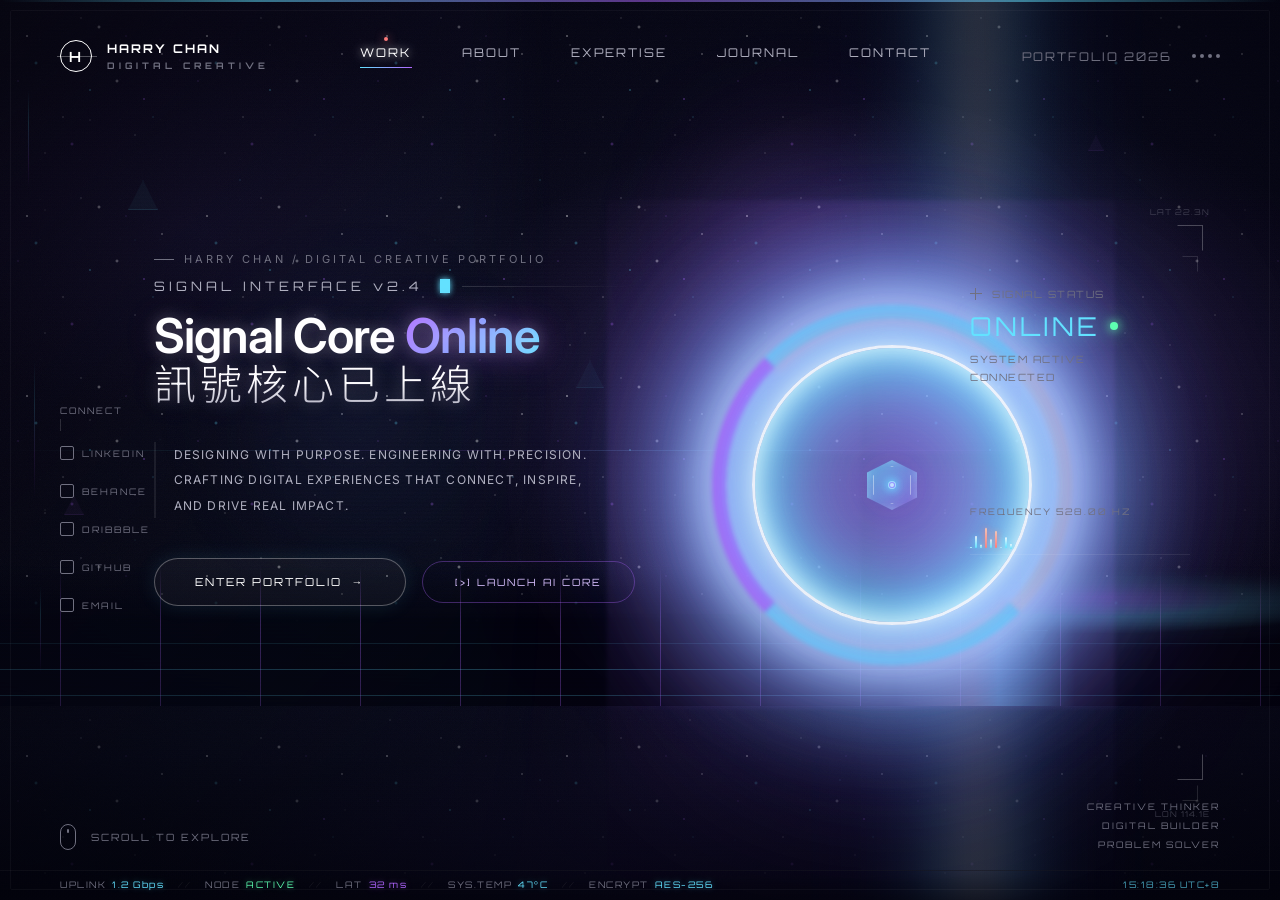
<file: VS-002/index.html>
<!DOCTYPE html>
<html lang="zh-TW">
<head>
  <meta charset="UTF-8">
  <meta name="viewport" content="width=device-width, initial-scale=1.0">
  <meta name="description" content="Harry Chan 數位創意作品集 — Signal Core Online 訊號核心已上線">
  <title>Harry Chan | Digital Creative Portfolio</title>
  <link rel="preconnect" href="https://fonts.googleapis.com">
  <link rel="preconnect" href="https://fonts.gstatic.com" crossorigin>
  <link href="https://fonts.googleapis.com/css2?family=Orbitron:wght@400;500;700;900&family=Noto+Sans+TC:wght@300;500;700&family=Inter:wght@300;400;500;600&display=swap" rel="stylesheet">
  <style>
    /* ==========================================
       1. 基礎重設與設計變數
       ========================================== */
    * { margin: 0; padding: 0; box-sizing: border-box; }

    :root {
      --bg-deep: #03030c;
      --bg-mid: #0a0a1e;
      --text-main: #ffffff;
      --text-muted: #b0b0c0;
      --text-dim: #707080;
      --neon-cyan: #63e2ff;
      --neon-purple: #b066ff;
      --neon-blue: #3b5bdb;
      --neon-warm: #ff7b7b;
      --neon-green: #5effb1;
      --ring-size: 360px;
      --font-tech: 'Orbitron', sans-serif;
      --font-sans: 'Inter', 'Noto Sans TC', sans-serif;
    }

    body {
      background-color: var(--bg-deep);
      color: var(--text-main);
      font-family: var(--font-sans);
      overflow: hidden;
      height: 100vh; width: 100vw;
      cursor: crosshair;
    }

    /* 無障礙：關閉動畫 */
    @media (prefers-reduced-motion: reduce) {
      *, *::before, *::after {
        animation-duration: 0.01ms !important;
        animation-iteration-count: 1 !important;
        transition-duration: 0.01ms !important;
      }
    }

    /* ==========================================
       2. 背景系統 — 多層深度、粒子、微光暈、雜訊紋理
       ========================================== */
    .bg-container {
      position: fixed; inset: 0; z-index: -1;
      background:
        /* 右側主光區 — 圓環發光區 */
        radial-gradient(ellipse 70% 55% at 72% 42%, rgba(120, 90, 200, 0.3) 0%, transparent 55%),
        /* 右側強調光 — 光束區 */
        radial-gradient(ellipse 30% 80% at 78% 50%, rgba(99, 226, 255, 0.12) 0%, transparent 60%),
        /* 底部環境光 */
        radial-gradient(ellipse 80% 35% at 50% 100%, rgba(60, 40, 140, 0.25) 0%, transparent 50%),
        /* 左上微光 — 平衡構圖 */
        radial-gradient(ellipse 40% 35% at 15% 25%, rgba(80, 60, 160, 0.1) 0%, transparent 60%),
        /* 底色 */
        radial-gradient(circle at 70% 45%, #121028 0%, #08081a 35%, var(--bg-deep) 100%);
      overflow: hidden;
    }

    /* 雜訊紋理疊層 — 模擬底片顆粒感 */
    .bg-container::before {
      content: '';
      position: absolute; inset: 0; z-index: 0;
      background-image: url("data:image/svg+xml,%3Csvg viewBox='0 0 256 256' xmlns='http://www.w3.org/2000/svg'%3E%3Cfilter id='n'%3E%3CfeTurbulence type='fractalNoise' baseFrequency='0.85' numOctaves='4' stitchTiles='stitch'/%3E%3C/filter%3E%3Crect width='100%25' height='100%25' filter='url(%23n)'/%3E%3C/svg%3E");
      background-size: 200px 200px;
      opacity: 0.04;
      pointer-events: none;
    }

    /* 四角暗角暈影 */
    .bg-container::after {
      content: '';
      position: absolute; inset: 0; z-index: 0;
      background: radial-gradient(ellipse 70% 70% at 50% 50%, transparent 40%, rgba(2,2,12,0.6) 100%);
      pointer-events: none;
    }

    /* 浮動粒子層 — 雙層獨立動畫 */
    .particles {
      position: absolute; inset: 0; z-index: 0;
      background-image:
        /* 亮白星點 */
        radial-gradient(1.5px 1.5px at 15% 20%, rgba(255,255,255,0.7), transparent),
        radial-gradient(1px 1px at 35% 65%, rgba(255,255,255,0.5), transparent),
        radial-gradient(2px 2px at 55% 15%, rgba(255,255,255,0.6), transparent),
        radial-gradient(1px 1px at 75% 75%, rgba(255,255,255,0.4), transparent),
        radial-gradient(1.5px 1.5px at 90% 30%, rgba(255,255,255,0.5), transparent),
        radial-gradient(1px 1px at 25% 85%, rgba(255,255,255,0.35), transparent),
        radial-gradient(2px 2px at 65% 45%, rgba(255,255,255,0.55), transparent),
        radial-gradient(1px 1px at 45% 10%, rgba(255,255,255,0.4), transparent),
        /* 紫光微粒 */
        radial-gradient(1.5px 1.5px at 80% 55%, rgba(176,102,255,0.6), transparent),
        radial-gradient(1px 1px at 10% 45%, rgba(176,102,255,0.4), transparent),
        radial-gradient(2px 2px at 40% 80%, rgba(176,102,255,0.45), transparent),
        radial-gradient(1px 1px at 70% 20%, rgba(176,102,255,0.35), transparent),
        /* 青光微粒 */
        radial-gradient(1.5px 1.5px at 50% 50%, rgba(99,226,255,0.5), transparent),
        radial-gradient(1px 1px at 85% 65%, rgba(99,226,255,0.4), transparent),
        radial-gradient(2px 2px at 20% 35%, rgba(99,226,255,0.45), transparent);
      background-size: 180px 180px;
      animation: particlesFloat 18s ease-in-out infinite;
    }

    @keyframes particlesFloat {
      0%, 100% { opacity: 0.5; transform: translate(0, 0); }
      20% { opacity: 0.85; transform: translate(-3px, -8px); }
      40% { opacity: 0.4; transform: translate(4px, -4px); }
      60% { opacity: 0.75; transform: translate(-2px, -12px); }
      80% { opacity: 0.55; transform: translate(3px, -6px); }
    }

    /* 科技感斜角網格 */
    .tech-grid {
      position: absolute; inset: 0; z-index: 0;
      background-image:
        linear-gradient(45deg, rgba(99,226,255,0.04) 1px, transparent 1px),
        linear-gradient(-45deg, rgba(176,102,255,0.03) 1px, transparent 1px);
      background-size: 40px 40px;
      pointer-events: none;
    }

    /* CRT 橫向掃描條紋 */
    .scanlines {
      position: absolute; inset: 0; z-index: 1;
      background: repeating-linear-gradient(
        to bottom,
        transparent,
        transparent 2px,
        rgba(0,0,0,0.03) 2px,
        rgba(0,0,0,0.03) 4px
      );
      pointer-events: none;
    }

    /* 散景光點 — 失焦大光圈 */
    .bokeh {
      position: absolute; border-radius: 50%;
      filter: blur(60px);
      pointer-events: none; z-index: 0;
      animation: bokehFloat 8s ease-in-out infinite alternate;
    }
    .bokeh.b1 {
      width: 180px; height: 180px;
      top: 15%; left: 55%;
      background: radial-gradient(circle, rgba(176,102,255,0.25), transparent);
    }
    .bokeh.b2 {
      width: 140px; height: 140px;
      top: 60%; left: 72%;
      background: radial-gradient(circle, rgba(99,226,255,0.2), transparent);
      animation-delay: -3s;
    }
    .bokeh.b3 {
      width: 200px; height: 200px;
      top: 35%; left: 20%;
      background: radial-gradient(circle, rgba(80,100,200,0.15), transparent);
      animation-delay: -5s;
    }
    .bokeh.b4 {
      width: 120px; height: 120px;
      top: 75%; left: 48%;
      background: radial-gradient(circle, rgba(176,102,255,0.18), transparent);
      animation-delay: -2s;
    }

    @keyframes bokehFloat {
      0% { opacity: 0.5; transform: translate(0, 0); }
      100% { opacity: 0.9; transform: translate(10px, -15px); }
    }

    /* 深空視差粒子層 — 反向慢速漂移 */
    .particles-deep {
      position: absolute; inset: 0; z-index: 0;
      background-image:
        radial-gradient(1px 1px at 30% 40%, rgba(255,255,255,0.3), transparent),
        radial-gradient(1px 1px at 60% 20%, rgba(176,102,255,0.25), transparent),
        radial-gradient(1.5px 1.5px at 80% 60%, rgba(99,226,255,0.2), transparent),
        radial-gradient(1px 1px at 15% 70%, rgba(255,255,255,0.2), transparent),
        radial-gradient(1px 1px at 45% 80%, rgba(99,226,255,0.15), transparent),
        radial-gradient(1.5px 1.5px at 90% 15%, rgba(255,255,255,0.2), transparent);
      background-size: 300px 300px;
      animation: deepStarfield 30s linear infinite;
      pointer-events: none;
    }

    @keyframes deepStarfield {
      0% { transform: translate(0, 0); opacity: 0.5; }
      50% { transform: translate(5px, -8px); opacity: 0.8; }
      100% { transform: translate(0, 0); opacity: 0.5; }
    }

    /* 水平天際線 */
    .horizon-line {
      position: absolute; top: 50%; left: 0; width: 100%; height: 1px;
      background: linear-gradient(90deg,
        transparent 0%,
        rgba(99,226,255,0.15) 15%,
        rgba(176,102,255,0.25) 35%,
        rgba(99,226,255,0.3) 55%,
        rgba(176,102,255,0.15) 75%,
        transparent 100%);
      box-shadow: 0 0 40px rgba(99,226,255,0.1), 0 0 80px rgba(176,102,255,0.06);
      z-index: 0; pointer-events: none;
      opacity: 0.6;
      animation: horizonBreathe 6s ease-in-out infinite;
    }

    @keyframes horizonBreathe {
      0%, 100% { opacity: 0.4; }
      50% { opacity: 0.8; }
    }

    /* 脈衝擴散環 — 從圓環中心擴散 */
    .data-rings {
      position: absolute;
      right: 20%; top: 25%;
      transform: translateY(-50%);
      width: 520px; height: 520px;
      z-index: 1; pointer-events: none;
      display: flex; justify-content: center; align-items: center;
    }
    .dr {
      position: absolute; border-radius: 50%;
      border: 1px solid rgba(99,226,255,0.3);
      box-shadow: 0 0 10px rgba(99,226,255,0.1), inset 0 0 10px rgba(99,226,255,0.05);
      animation: ringExpand 4s ease-out infinite;
      opacity: 0;
    }
    .dr1 { width: 100px; height: 100px; }
    .dr2 { width: 100px; height: 100px; animation-delay: 1.3s; }
    .dr3 { width: 100px; height: 100px; animation-delay: 2.6s; }

    @keyframes ringExpand {
      0% { opacity: 0.6; transform: scale(1); }
      100% { opacity: 0; transform: scale(5); }
    }

    /* 浮游幾何碎片 */
    .geo-frag {
      position: absolute; z-index: 0; pointer-events: none;
      clip-path: polygon(50% 0%, 100% 100%, 0% 100%);
      animation: fragDrift 20s ease-in-out infinite;
    }
    .geo-frag.g1 {
      width: 30px; height: 30px;
      top: 20%; left: 10%;
      background: rgba(99,226,255,0.06);
      border: 1px solid rgba(99,226,255,0.15);
      animation-delay: 0s;
    }
    .geo-frag.g2 {
      width: 20px; height: 20px;
      top: 55%; left: 5%;
      background: rgba(176,102,255,0.06);
      border: 1px solid rgba(176,102,255,0.12);
      clip-path: polygon(50% 0%, 0% 100%, 100% 100%);
      animation-delay: -5s;
    }
    .geo-frag.g3 {
      width: 24px; height: 24px;
      top: 70%; left: 80%;
      background: rgba(99,226,255,0.05);
      border: 1px solid rgba(99,226,255,0.1);
      clip-path: polygon(0% 0%, 100% 0%, 50% 100%);
      animation-delay: -10s;
    }
    .geo-frag.g4 {
      width: 16px; height: 16px;
      top: 15%; left: 85%;
      background: rgba(176,102,255,0.06);
      border: 1px solid rgba(176,102,255,0.1);
      animation-delay: -15s;
    }
    .geo-frag.g5 {
      width: 28px; height: 28px;
      top: 40%; left: 45%;
      background: rgba(99,226,255,0.04);
      border: 1px solid rgba(99,226,255,0.08);
      clip-path: polygon(50% 0%, 0% 100%, 100% 100%);
      animation-delay: -8s;
    }

    @keyframes fragDrift {
      0%   { transform: translate(0, 0) rotate(0deg); opacity: 0.3; }
      25%  { transform: translate(15px, -20px) rotate(90deg); opacity: 0.7; }
      50%  { transform: translate(-10px, -35px) rotate(180deg); opacity: 0.4; }
      75%  { transform: translate(-20px, -10px) rotate(270deg); opacity: 0.6; }
      100% { transform: translate(0, 0) rotate(360deg); opacity: 0.3; }
    }

    /* 底部霧氣層 */
    .fog-layer {
      position: absolute; bottom: 0; left: 0; width: 100%; height: 40vh;
      background: linear-gradient(to top,
        rgba(3,3,12,0.7) 0%,
        rgba(10,10,30,0.3) 40%,
        rgba(20,15,40,0.08) 70%,
        transparent 100%);
      z-index: 0; pointer-events: none;
    }

    /* ==========================================
       3. 地板系統 — 透視網格、掃描線、光池倒影
       ========================================== */
    .cyber-floor {
      position: absolute;
      bottom: -20%; left: -50%; width: 200%; height: 60vh;
      background-color: #02020c;
      background-image:
        linear-gradient(rgba(99, 226, 255, 0.35) 1px, transparent 1px),
        linear-gradient(90deg, rgba(176, 102, 255, 0.35) 1px, transparent 1px);
      background-size: 100px 100px;
      transform: rotateX(75deg) translateY(100px);
      transform-origin: top;
      mask-image: linear-gradient(to bottom, transparent 0%, black 40%, black 100%);
      -webkit-mask-image: linear-gradient(to bottom, transparent 0%, black 40%, black 100%);
      animation: floorMove 10s linear infinite;
      z-index: 0;
    }

    /* 地板掃描線 */
    .cyber-floor::after {
      content: '';
      position: absolute; left: 0; width: 100%; height: 3px;
      background: linear-gradient(90deg, transparent, rgba(99,226,255,0.7), rgba(176,102,255,0.5), transparent);
      box-shadow: 0 0 20px rgba(99,226,255,0.6), 0 0 40px rgba(176,102,255,0.3);
      animation: scanSweep 6s linear infinite;
      z-index: 2;
    }

    @keyframes scanSweep {
      0% { top: -5%; opacity: 0; }
      5% { opacity: 1; }
      95% { opacity: 1; }
      100% { top: 100%; opacity: 0; }
    }

    @keyframes floorMove {
      0% { background-position: 0 0; }
      100% { background-position: 0 100px; }
    }

    /* 地板鏡面反射 + 光環正下方光池 */
    .floor-reflection {
      position: absolute; inset: 0;
      background-image:
        radial-gradient(ellipse 420px 220px at 68% 22%, rgba(176,102,255,0.7) 0%, rgba(99,226,255,0.4) 35%, transparent 65%),
        radial-gradient(ellipse 500px 300px at 68% 30%, rgba(99,226,255,0.15) 0%, transparent 55%),
        linear-gradient(to right, transparent 60%, rgba(255,255,255,0.4) 63%, rgba(99,226,255,0.7) 64%, transparent 67%);
      mix-blend-mode: screen;
      opacity: 0.85;
      animation: reflectionPulse 4s ease-in-out infinite alternate;
    }

    @keyframes reflectionPulse {
      0% { opacity: 0.65; transform: scale(0.97); }
      100% { opacity: 0.95; transform: scale(1.04); }
    }

    /* ==========================================
       4. 垂直光束
       ========================================== */
    .light-beam {
      position: absolute;
      right: 22.5%; top: -15%; width: 30px; height: 130%;
      background: rgba(255,255,255,0.35);
      box-shadow:
        0 0 40px rgba(255,255,255,0.3),
        0 0 80px var(--neon-cyan),
        0 0 140px var(--neon-blue);
      filter: blur(20px);
      opacity: 0.45;
      z-index: 1;
    }

    /* 左上往右下斜射耶蘇光 */
    .god-ray {
      position: absolute;
      top: -30%; left: -20%;
      width: 60%; height: 200%;
      background: linear-gradient(
        135deg,
        rgba(255,255,255,0.12) 0%,
        rgba(176,102,255,0.08) 30%,
        rgba(99,226,255,0.05) 55%,
        transparent 80%
      );
      filter: blur(30px);
      opacity: 0.5;
      z-index: 0;
      pointer-events: none;
    }

    /* ==========================================
       5. 霓虹圓環系統 — 環境光暈 + 雙層環 + 軌道動畫
       ========================================== */
    .ring-wrapper {
      position: absolute;
      right: 20%; top: 25%;
      transform: translateY(-50%);
      width: 520px; height: 520px;
      z-index: 2;
      display: flex; justify-content: center; align-items: center;
      transition: transform 0.15s ease-out;
    }

    /* 超大環境光暈 (環後方) */
    .ring-ambient-glow {
      position: absolute;
      width: 600px; height: 600px; border-radius: 50%;
      background: radial-gradient(circle,
        rgba(176,102,255,0.55) 0%,
        rgba(99,226,255,0.4) 30%,
        rgba(59,91,219,0.2) 55%,
        transparent 75%);
      filter: blur(50px);
      z-index: -1;
      animation: ambientBreathe 5s ease-in-out infinite alternate;
    }

    @keyframes ambientBreathe {
      0% { opacity: 0.7; transform: scale(0.95); }
      100% { opacity: 1; transform: scale(1.1); }
    }

    /* 主環 */
    .neon-ring {
      position: absolute;
      width: var(--ring-size); height: var(--ring-size);
      border-radius: 50%;
      border: 14px solid rgba(255,255,255,0.6);
      border-top-color: rgba(99,226,255,0.95);
      border-left-color: rgba(176,102,255,0.95);
      border-bottom-color: rgba(99,226,255,0.95);
      box-shadow:
        0 0 50px rgba(255,255,255,0.8),
        inset 0 0 50px rgba(255,255,255,0.8),
        0 0 120px var(--neon-cyan),
        inset 0 0 120px var(--neon-cyan),
        0 0 240px var(--neon-purple),
        inset 0 0 240px var(--neon-purple);
      filter: blur(2px);
      animation: spinRing 8s cubic-bezier(0.68, -0.55, 0.27, 1.55) infinite;
    }

    /* 色散效果 — 模擬鏡頭色差 */
    .neon-ring::before {
      content: '';
      position: absolute; inset: -6px; border-radius: 50%;
      border: 14px solid transparent;
      border-top-color: rgba(255,60,60,0.15);
      border-left-color: rgba(60,60,255,0.12);
      border-bottom-color: rgba(255,60,60,0.1);
      box-shadow:
        0 0 20px rgba(255,60,60,0.1),
        0 0 50px rgba(60,60,255,0.08);
      filter: blur(4px);
      animation: spinRing 8s cubic-bezier(0.68, -0.55, 0.27, 1.55) infinite;
      pointer-events: none;
    }

    /* 內層細環 */
    .neon-ring-inner {
      position: absolute;
      width: 280px; height: 280px; border-radius: 50%;
      border: 3px solid rgba(255,255,255,0.85);
      box-shadow:
        0 0 30px rgba(255,255,255,0.9),
        inset 0 0 30px rgba(255,255,255,0.9),
        0 0 80px var(--neon-cyan),
        inset 0 0 80px var(--neon-cyan),
         0 0 160px var(--neon-purple);
      filter: blur(0.7px);
      animation:
        spinRing 12s cubic-bezier(0.68, -0.55, 0.27, 1.55) infinite reverse,
        pulseIntensity 2.5s ease-in-out infinite alternate;
    }

    @keyframes spinRing {
      0% { transform: rotate(0deg); }
      50% { transform: rotate(200deg); }
      100% { transform: rotate(360deg); }
    }

    @keyframes pulseIntensity {
      0% { opacity: 0.8; transform: scale(0.97) rotate(var(--r, 0deg)); }
      100% { opacity: 1; transform: scale(1.05) rotate(var(--r, 0deg)); }
    }

    /* 軌道衛星 — 環繞光點 */
    .satellite {
      position: absolute; border-radius: 50%;
      box-shadow: 0 0 8px var(--neon-cyan), 0 0 20px var(--neon-cyan), 0 0 40px var(--neon-purple);
      pointer-events: none;
    }
    .satellite.s1 {
      width: 8px; height: 8px; background: #fff;
      animation: orbit1 6s linear infinite;
    }
    .satellite.s2 {
      width: 5px; height: 5px; background: var(--neon-cyan);
      animation: orbit2 9s linear infinite;
    }
    .satellite.s3 {
      width: 6px; height: 6px; background: var(--neon-purple);
      animation: orbit3 7.5s linear infinite;
    }
    .satellite.s4 {
      width: 4px; height: 4px; background: #fff;
      animation: orbit4 11s linear infinite;
    }

    /* 衛星軌道 — 各自獨立半徑與速度 */
    @keyframes orbit1 {
      0% { transform: rotate(0deg) translateX(200px) rotate(0deg); }
      100% { transform: rotate(360deg) translateX(200px) rotate(-360deg); }
    }
    @keyframes orbit2 {
      0% { transform: rotate(120deg) translateX(170px) rotate(-120deg); }
      100% { transform: rotate(480deg) translateX(170px) rotate(-480deg); }
    }
    @keyframes orbit3 {
      0% { transform: rotate(240deg) translateX(220px) rotate(-240deg); }
      100% { transform: rotate(-120deg) translateX(220px) rotate(120deg); }
    }
    @keyframes orbit4 {
      0% { transform: rotate(60deg) translateX(185px) rotate(-60deg); }
      100% { transform: rotate(420deg) translateX(185px) rotate(-420deg); }
    }

    /* 圓環中心幾何核心 — 旋轉六角 */
    .hex-core {
      position: absolute;
      width: 50px; height: 50px;
      clip-path: polygon(50% 0%, 100% 25%, 100% 75%, 50% 100%, 0% 75%, 0% 25%);
      background: linear-gradient(135deg, rgba(99,226,255,0.6), rgba(176,102,255,0.3));
      box-shadow:
        0 0 15px rgba(99,226,255,0.5),
        0 0 35px rgba(176,102,255,0.25),
        inset 0 0 10px rgba(255,255,255,0.3);
      animation: hexRotate 12s linear infinite;
      z-index: 5;
    }

    .hex-core::after {
      content: '';
      position: absolute; inset: 6px;
      clip-path: polygon(50% 0%, 100% 25%, 100% 75%, 50% 100%, 0% 75%, 0% 25%);
      border: 1px solid rgba(255,255,255,0.4);
      animation: hexRotate 12s linear infinite reverse;
    }

    @keyframes hexRotate {
      0% { transform: rotate(0deg); }
      100% { transform: rotate(360deg); }
    }

    /* 滑鼠靠近圓環 — 增亮效果 */
    .ring-wrapper.proximity .ring-ambient-glow {
      opacity: 1;
      transform: scale(1.15);
      filter: blur(40px);
      transition: transform 0.4s ease, filter 0.4s ease;
    }
    .ring-wrapper.proximity .neon-ring {
      border-color: rgba(255,255,255,0.8);
      border-top-color: rgba(150,240,255,1);
      border-left-color: rgba(200,140,255,1);
      border-bottom-color: rgba(150,240,255,1);
      box-shadow:
        0 0 70px rgba(255,255,255,0.9),
        inset 0 0 70px rgba(255,255,255,0.9),
        0 0 160px var(--neon-cyan),
        inset 0 0 160px var(--neon-cyan),
        0 0 320px var(--neon-purple),
        inset 0 0 320px var(--neon-purple);
      filter: blur(1.2px);
      animation-duration: 5s;
    }
    .ring-wrapper.proximity .neon-ring-inner {
      box-shadow:
        0 0 45px rgba(255,255,255,1),
        inset 0 0 45px rgba(255,255,255,1),
        0 0 110px var(--neon-cyan),
        inset 0 0 110px var(--neon-cyan),
        0 0 210px var(--neon-purple);
      animation-duration: 8s;
    }

    /* ==========================================
       6. 頂部導覽列
       ========================================== */
    .navbar {
      position: absolute; top: 0; left: 0; width: 100%;
      padding: 40px 60px;
      display: flex; justify-content: space-between; align-items: center;
      z-index: 10;
      font-family: var(--font-tech);
      font-size: 12px; letter-spacing: 2px;
    }

    .logo {
      font-weight: 700; display: flex; align-items: center; gap: 15px;
    }

    .logo-icon {
      border: 1px solid var(--text-main); border-radius: 50%;
      width: 32px; height: 32px;
      display: flex; align-items: center; justify-content: center;
      font-size: 14px; position: relative;
    }

    .logo-icon::before {
      content: '';
      position: absolute; left: -4px; top: 50%;
      width: 40px; height: 1px; background: rgba(255,255,255,0.3);
    }

    .logo-text { display: flex; flex-direction: column; gap: 4px; }
    .logo-sub { color: var(--text-dim); font-size: 9px; letter-spacing: 4px; }

    .menu { display: flex; gap: 50px; }

    .menu a {
      color: var(--text-muted); text-decoration: none;
      transition: color 0.3s, text-shadow 0.3s;
      position: relative; padding-bottom: 8px;
    }

    /* 導航底線掃入動畫 */
    .menu a::after {
      content: '';
      position: absolute; bottom: 0; left: 0; width: 100%; height: 1px;
      background: linear-gradient(90deg, var(--neon-cyan), var(--neon-purple));
      transform: scaleX(0); transform-origin: left;
      transition: transform 0.35s cubic-bezier(0.4, 0, 0.2, 1);
    }

    .menu a:hover, .menu a.active { color: var(--text-main); text-shadow: 0 0 10px rgba(255,255,255,0.8); }
    .menu a:hover::after, .menu a.active::after { transform: scaleX(1); }

    /* 當前頁面光點 */
    .menu a.active::before {
      content: '';
      position: absolute; top: -8px; left: 50%; transform: translateX(-50%);
      width: 4px; height: 4px; background: var(--neon-warm);
      border-radius: 50%; box-shadow: 0 0 10px var(--neon-warm);
    }

    .nav-right { display: flex; align-items: center; gap: 20px; }
    .nav-right > span { color: var(--text-dim); }

    .menu-dots { display: flex; gap: 4px; cursor: pointer; background: none; border: none; }
    .menu-dots span {
      display: block; width: 4px; height: 4px;
      background: var(--text-dim); border-radius: 50%;
    }

    /* ==========================================
       7. 左側社群連結
       ========================================== */
    .sidebar-left {
      position: absolute; left: 60px; top: 45%;
      z-index: 10;
      font-family: var(--font-tech);
      font-size: 9px; letter-spacing: 2px;
      opacity: 0.6;
      transition: opacity 0.3s;
    }
    .sidebar-left:hover { opacity: 1; }

    .connect-title {
      color: var(--text-dim); margin-bottom: 30px; position: relative;
    }
    .connect-title::after {
      content: '';
      position: absolute; left: 0; bottom: -15px;
      width: 1px; height: 12px; background: rgba(255,255,255,0.15);
    }

    .social-links { display: flex; flex-direction: column; gap: 24px; }
    .social-links a {
      color: var(--text-dim); text-decoration: none;
      transition: all 0.3s ease;
      display: flex; align-items: center; gap: 8px;
    }
    .social-links a::before {
      content: '';
      display: inline-block; width: 12px; height: 12px;
      border: 1px solid var(--text-dim); border-radius: 2px;
      transition: border-color 0.3s, background 0.3s;
    }
    .social-links a:hover {
      color: var(--neon-cyan);
      transform: translateX(6px);
      text-shadow: 0 0 8px rgba(99,226,255,0.4);
    }
    .social-links a:hover::before {
      border-color: var(--neon-cyan); background: rgba(99,226,255,0.2);
    }

    /* ==========================================
       8. 中央核心內容
       ========================================== */
    .main-content {
      position: absolute; left: 16%; top: 28%;
      max-width: 620px; z-index: 5;
    }

    .category-tag {
      font-size: 11px; color: var(--text-dim);
      letter-spacing: 3px; margin-bottom: 12px;
      display: flex; align-items: center; gap: 10px;
      font-family: var(--font-sans);
    }
    .category-tag::before {
      content: '';
      width: 20px; height: 1px; background: var(--text-dim);
    }

    /* 新增英文副標 — 視覺階梯 */
    .hero-sub-eng {
      font-family: var(--font-tech);
      font-size: 13px; font-weight: 400;
      letter-spacing: 4px;
      color: var(--text-muted);
      margin-bottom: 16px;
      display: flex; align-items: center; gap: 12px;
    }
    .hero-sub-eng::after {
      content: '';
      flex: 1; height: 1px;
      background: linear-gradient(90deg, rgba(255,255,255,0.15), transparent);
    }

    /* 終端機閃爍游標 */
    .term-cursor {
      display: inline-block;
      width: 10px; height: 14px;
      background: var(--neon-cyan);
      box-shadow: 0 0 6px var(--neon-cyan);
      margin-left: 6px;
      vertical-align: middle;
      animation: cursorBlink 1s step-end infinite;
    }

    @keyframes cursorBlink {
      0%, 100% { opacity: 1; }
      50% { opacity: 0; }
    }

    .main-title {
      font-size: 62px; font-weight: 600; line-height: 1.08;
      letter-spacing: -1px; margin-bottom: 4px;
      color: #fff;
      text-shadow:
        0 0 15px rgba(255,255,255,0.3),
        0 0 40px rgba(176,102,255,0.15);
    }

    .main-title .highlight {
      background: linear-gradient(135deg, var(--neon-purple) 0%, var(--neon-cyan) 50%, var(--neon-purple) 100%);
      background-size: 200% 200%;
      -webkit-background-clip: text;
      -webkit-text-fill-color: transparent;
      background-clip: text;
      filter: drop-shadow(0 0 18px rgba(176,102,255,0.5));
      animation: gradientShift 6s ease-in-out infinite;
    }

    @keyframes gradientShift {
      0%, 100% { background-position: 0% 50%; }
      50% { background-position: 100% 50%; }
    }

    .ch-title {
      display: block;
      font-size: 58px; font-weight: 300; letter-spacing: 8px;
      margin-bottom: 35px;
      background: linear-gradient(to bottom, #ffffff 45%, var(--text-muted));
      -webkit-background-clip: text;
      -webkit-text-fill-color: transparent;
      background-clip: text;
      filter: drop-shadow(0 0 12px rgba(99,226,255,0.3)) drop-shadow(0 0 30px rgba(176,102,255,0.15));
    }

    .description {
      color: var(--text-muted);
      font-size: 12px; line-height: 2.1; letter-spacing: 1.2px;
      margin-bottom: 40px; padding-left: 18px;
      border-left: 2px solid rgba(255,255,255,0.08);
      max-width: 480px;
    }

    /* ==========================================
       9. 按鈕系統 — 主次階層
       ========================================== */
    .action-group {
      display: flex; gap: 16px; align-items: center; margin-top: 10px;
    }

    /* 主要按鈕 */
    .cta-btn {
      display: inline-flex; align-items: center;
      font-family: var(--font-tech); font-size: 11px; letter-spacing: 2px;
      color: var(--text-main); text-decoration: none;
      padding: 16px 40px; border-radius: 50px;
      border: 1px solid rgba(255,255,255,0.3);
      background: rgba(255,255,255,0.04);
      backdrop-filter: blur(10px);
      position: relative; overflow: hidden;
      transition: all 0.4s cubic-bezier(0.175, 0.885, 0.32, 1.275);
      box-shadow: 0 0 20px rgba(99,226,255,0.1);
    }

    .cta-btn::before {
      content: '';
      position: absolute; top: 0; left: -100%;
      width: 60%; height: 100%;
      background: linear-gradient(90deg, transparent, rgba(255,255,255,0.15), transparent);
      transform: skewX(-20deg); transition: 0.6s;
    }

    .cta-btn:hover {
      border-color: var(--neon-cyan);
      box-shadow: 0 0 30px rgba(99,226,255,0.5), inset 0 0 20px rgba(99,226,255,0.2);
      text-shadow: 0 0 8px var(--neon-cyan);
      transform: translateY(-3px);
    }
    .cta-btn:hover::before { left: 150%; }

    /* 次要按鈕 (AI) */
    .cta-btn.secondary {
      background: transparent;
      border-color: rgba(176,102,255,0.35);
      color: #d8c0ff;
      padding: 14px 32px; font-size: 10px;
      box-shadow: none;
      animation: aiBtnBreathe 3s ease-in-out infinite;
    }

    .cta-btn.secondary::before {
      background: linear-gradient(90deg, transparent, rgba(176,102,255,0.12), transparent);
    }

    .cta-btn.secondary:hover {
      border-color: var(--neon-purple);
      box-shadow:
        0 0 25px rgba(176,102,255,0.4),
        0 0 50px rgba(176,102,255,0.15),
        inset 0 0 20px rgba(176,102,255,0.15);
      text-shadow: 0 0 8px var(--neon-purple);
      animation: none;
    }

    /* AI 按鈕漣漪 */
    .cta-btn.secondary::after {
      content: '';
      position: absolute; inset: -4px; border-radius: 50px;
      border: 1px solid rgba(176,102,255,0.2);
      opacity: 0;
      transition: all 0.5s;
    }
    .cta-btn.secondary:hover::after {
      inset: -12px; opacity: 1; border-color: rgba(176,102,255,0.1);
    }

    @keyframes aiBtnBreathe {
      0%, 100% { border-color: rgba(176,102,255,0.35); }
      50% { border-color: rgba(176,102,255,0.55); }
    }

    /* ==========================================
       10. 右側狀態面板
       ========================================== */
    .status-panel {
      position: absolute; right: 7%; top: 32%;
      width: 220px; z-index: 10;
      font-family: var(--font-tech);
    }

    .status-header {
      font-size: 10px; color: var(--text-dim);
      letter-spacing: 1.5px;
      display: flex; align-items: center; gap: 10px;
    }

    .crosshair {
      position: relative; width: 12px; height: 12px;
    }
    .crosshair::before, .crosshair::after {
      content: ''; position: absolute; background: var(--text-dim);
    }
    .crosshair::before { top: 5px; left: 0; width: 12px; height: 1px; }
    .crosshair::after { left: 5px; top: 0; width: 1px; height: 12px; }

    .status-title {
      font-size: 26px; letter-spacing: 3px;
      color: var(--neon-cyan); margin-top: 10px;
      text-shadow: 0 0 20px rgba(99,226,255,0.7);
      display: flex; align-items: center; gap: 10px;
    }

    /* ONLINE 呼吸燈 */
    .status-title::after {
      content: '';
      display: inline-block;
      width: 8px; height: 8px;
      background: var(--neon-green);
      border-radius: 50%;
      box-shadow: 0 0 10px var(--neon-green), 0 0 20px var(--neon-green);
      animation: dotBreathe 2s ease-in-out infinite;
    }

    @keyframes dotBreathe {
      0%, 100% { opacity: 1; box-shadow: 0 0 10px var(--neon-green), 0 0 20px var(--neon-green); }
      50% { opacity: 0.3; box-shadow: 0 0 4px var(--neon-green), 0 0 8px var(--neon-green); }
    }

    .status-sub {
      font-size: 10px; color: var(--text-dim);
      line-height: 1.8; letter-spacing: 1.5px; margin-top: 8px;
    }

    /* 音頻波形 */
    .waveform-container { margin-top: 120px; }
    .wave-text {
      font-size: 9px; color: var(--text-dim);
      letter-spacing: 2px; margin-bottom: 10px;
    }

    .waveform {
      display: flex; align-items: flex-end; gap: 3px;
      height: 28px;
      border-bottom: 1px solid rgba(255,255,255,0.08);
      padding-bottom: 6px;
    }

    .bar {
      width: 2px; border-radius: 1px;
      background: linear-gradient(to top, var(--neon-cyan), rgba(255,255,255,0.8));
      box-shadow: 0 0 6px var(--neon-cyan);
      will-change: transform;
    }
    .bar:nth-child(4),
    .bar:nth-child(6) {
      background: linear-gradient(to top, var(--neon-warm), rgba(255,200,180,0.9));
      box-shadow: 0 0 6px var(--neon-warm);
    }

    /* 不規則波形 — 各條獨立 timing */
    .bar:nth-child(1) { height: 35%; animation: waveBar1 0.8s cubic-bezier(0.4,0,0.2,1) infinite alternate; }
    .bar:nth-child(2) { height: 75%; animation: waveBar2 0.55s cubic-bezier(0.4,0,0.2,1) infinite alternate; }
    .bar:nth-child(3) { height: 45%; animation: waveBar3 0.9s cubic-bezier(0.4,0,0.2,1) infinite alternate; }
    .bar:nth-child(4) { height: 100%; animation: waveBar4 0.65s cubic-bezier(0.4,0,0.2,1) infinite alternate; }
    .bar:nth-child(5) { height: 55%; animation: waveBar5 0.7s cubic-bezier(0.4,0,0.2,1) infinite alternate; }
    .bar:nth-child(6) { height: 85%; animation: waveBar6 0.5s cubic-bezier(0.4,0,0.2,1) infinite alternate; }
    .bar:nth-child(7) { height: 25%; animation: waveBar7 0.75s cubic-bezier(0.4,0,0.2,1) infinite alternate; }
    .bar:nth-child(8) { height: 65%; animation: waveBar8 0.6s cubic-bezier(0.4,0,0.2,1) infinite alternate; }
    .bar:nth-child(9) { height: 50%; animation: waveBar9 0.85s cubic-bezier(0.4,0,0.2,1) infinite alternate; }

    @keyframes waveBar1 { 0% { transform: scaleY(0.3); } 100% { transform: scaleY(1.2); } }
    @keyframes waveBar2 { 0% { transform: scaleY(0.6); } 100% { transform: scaleY(0.9); } }
    @keyframes waveBar3 { 0% { transform: scaleY(0.2); } 100% { transform: scaleY(1.1); } }
    @keyframes waveBar4 { 0% { transform: scaleY(0.5); } 100% { transform: scaleY(1); } }
    @keyframes waveBar5 { 0% { transform: scaleY(0.7); } 100% { transform: scaleY(1.3); } }
    @keyframes waveBar6 { 0% { transform: scaleY(0.4); } 100% { transform: scaleY(1.15); } }
    @keyframes waveBar7 { 0% { transform: scaleY(0.8); } 100% { transform: scaleY(1.05); } }
    @keyframes waveBar8 { 0% { transform: scaleY(0.3); } 100% { transform: scaleY(1); } }
    @keyframes waveBar9 { 0% { transform: scaleY(0.55); } 100% { transform: scaleY(1.25); } }

    /* ==========================================
       11. 底部資訊
       ========================================== */
    .footer {
      position: absolute; bottom: 0; left: 0; width: 100%;
      padding: 40px 60px 50px;
      display: flex; justify-content: space-between; align-items: flex-end;
      z-index: 10;
      font-family: var(--font-tech);
      font-size: 10px; letter-spacing: 2px;
    }

    .scroll-explore {
      color: var(--text-dim);
      display: flex; align-items: center; gap: 15px;
    }

    .mouse-icon {
      width: 16px; height: 26px;
      border: 1px solid var(--text-dim); border-radius: 10px;
      position: relative;
    }
    .mouse-icon::before {
      content: '';
      position: absolute; top: 4px; left: 50%; transform: translateX(-50%);
      width: 2px; height: 4px; background: var(--text-dim); border-radius: 2px;
      animation: scrollWheel 2s infinite;
    }

    @keyframes scrollWheel {
      0% { top: 4px; opacity: 1; }
      100% { top: 14px; opacity: 0; }
    }

    .tags {
      display: flex; flex-direction: column; align-items: flex-end;
      gap: 8px; color: var(--text-dim); font-size: 9px;
    }

    /* ==========================================
       11b. HUD 系統狀態列
       ========================================== */
    .hud-bar {
      position: absolute; bottom: 0; left: 0; width: 100%;
      padding: 8px 60px 10px;
      display: flex; align-items: center; gap: 14px;
      z-index: 9;
      font-family: var(--font-tech);
      font-size: 9px; letter-spacing: 1.5px;
      color: var(--text-dim);
      border-top: 1px solid rgba(255,255,255,0.04);
      background: linear-gradient(to top, rgba(3,3,12,0.5), transparent);
    }
    .hud-bar .hud-metric { display: flex; align-items: center; gap: 6px; }
    .hud-bar .hud-metric i {
      font-style: normal;
      color: var(--neon-cyan);
      text-shadow: 0 0 6px rgba(99,226,255,0.4);
      animation: metricPulse 3s ease-in-out infinite;
    }
    .hud-bar .hud-metric:nth-child(3) i { color: var(--neon-green); text-shadow: 0 0 6px rgba(94,255,177,0.4); }
    .hud-bar .hud-metric:nth-child(5) i { color: var(--neon-purple); text-shadow: 0 0 6px rgba(176,102,255,0.4); }
    .hud-sep { color: rgba(255,255,255,0.08); }
    .hud-clock { margin-left: auto; color: var(--neon-cyan); opacity: 0.7; }

    @keyframes metricPulse {
      0%, 100% { opacity: 0.7; }
      50% { opacity: 1; }
    }

    /* ==========================================
       11c. 左側數據流標線
       ========================================== */
    .data-stream-left {
      position: absolute; left: 28px; top: 0;
      width: 1px; height: 100%;
      z-index: 4; pointer-events: none;
    }
    .ds-line {
      position: absolute;
      width: 1px;
      background: linear-gradient(to bottom, transparent, rgba(99,226,255,0.4), rgba(176,102,255,0.3), transparent);
      opacity: 0.35;
      animation: dsDrift 12s ease-in-out infinite;
    }
    .ds-l1 { left: 0; top: 10%; height: 100px; animation-delay: 0s; }
    .ds-l2 { left: 6px; top: 40%; height: 140px; animation-delay: -4s; }
    .ds-l3 { left: 12px; top: 65%; height: 90px; animation-delay: -8s; }

    @keyframes dsDrift {
      0%, 100% { opacity: 0.25; transform: translateY(0); }
      50% { opacity: 0.6; transform: translateY(-8px); }
    }

    /* ==========================================
       12. 裝飾角標
       ========================================== */
    .corner-decor {
      position: absolute; z-index: 8;
    }
    /* 外層框 */
    .corner-decor::before {
      content: ''; display: block;
      width: 24px; height: 24px;
      border: 1px solid transparent;
    }
    .top-right {
      top: 25%; right: 6%;
    }
    .top-right::before {
      border-top-color: rgba(255,255,255,0.25);
      border-right-color: rgba(255,255,255,0.25);
    }
    .bottom-right {
      bottom: 11%; right: 6%;
    }
    .bottom-right::before {
      border-bottom-color: rgba(255,255,255,0.25);
      border-right-color: rgba(255,255,255,0.25);
    }
    /* 內層框 */
    .corner-decor::after {
      content: ''; display: block;
      width: 14px; height: 14px;
      border: 1px solid transparent;
      margin: 5px 0 0 5px;
    }
    .top-right::after {
      border-top-color: rgba(255,255,255,0.12);
      border-right-color: rgba(255,255,255,0.12);
    }
    .bottom-right::after {
      border-bottom-color: rgba(255,255,255,0.12);
      border-right-color: rgba(255,255,255,0.12);
    }

    /* 角落經緯度標記 */
    .coord {
      position: absolute; z-index: 8;
      font-family: var(--font-tech);
      font-size: 8px; letter-spacing: 1px;
      color: var(--text-dim); opacity: 0.5;
    }
    .coord-tr { top: 23%; right: 5.5%; }
    .coord-br { bottom: 9%; right: 5.5%; }

    /* ==========================================
       13. AI 終端機 Modal
       ========================================== */
    .ai-modal {
      position: fixed; inset: 0;
      background: rgba(3,3,12,0.88);
      backdrop-filter: blur(18px);
      z-index: 100;
      display: flex; justify-content: center; align-items: center;
      opacity: 0; visibility: hidden;
      transition: opacity 0.4s ease, visibility 0.4s ease;
    }
    .ai-modal.show { opacity: 1; visibility: visible; }

    .ai-window {
      width: 650px; max-width: 90vw; max-height: 80vh;
      background: rgba(10,10,28,0.92);
      border: 1px solid var(--neon-cyan);
      box-shadow: 0 0 50px rgba(99,226,255,0.2), inset 0 0 30px rgba(99,226,255,0.05);
      border-radius: 6px;
      display: flex; flex-direction: column;
      font-family: var(--font-tech);
      overflow: hidden;
      transform: translateY(20px);
      transition: transform 0.4s ease;
    }
    .ai-modal.show .ai-window { transform: translateY(0); }

    .ai-header {
      padding: 14px 20px;
      background: rgba(99,226,255,0.08);
      border-bottom: 1px solid rgba(99,226,255,0.2);
      display: flex; justify-content: space-between; align-items: center;
      font-size: 12px; color: var(--neon-cyan); letter-spacing: 2px;
    }
    .ai-header button {
      background: none; border: none; color: var(--text-main);
      cursor: pointer; font-family: var(--font-tech); font-size: 11px;
      letter-spacing: 1px; padding: 4px 10px;
      transition: all 0.3s;
    }
    .ai-header button:hover { color: var(--neon-warm); text-shadow: 0 0 10px var(--neon-warm); }

    .ai-chat {
      flex: 1; min-height: 280px; max-height: 420px;
      padding: 20px; overflow-y: auto;
      display: flex; flex-direction: column; gap: 14px;
      font-family: var(--font-sans); font-size: 13px; line-height: 1.6;
    }
    .ai-chat::-webkit-scrollbar { width: 5px; }
    .ai-chat::-webkit-scrollbar-track { background: rgba(255,255,255,0.03); }
    .ai-chat::-webkit-scrollbar-thumb { background: var(--neon-cyan); border-radius: 3px; }

    .ai-msg { max-width: 85%; padding: 12px 16px; border-radius: 4px; letter-spacing: 0.8px; }
    .ai-msg.system { color: var(--text-dim); font-family: var(--font-tech); font-size: 11px; align-self: center; background: rgba(0,0,0,0.3); border: 1px dashed rgba(255,255,255,0.1); text-align: center; }
    .ai-msg.user { background: rgba(255,255,255,0.06); align-self: flex-end; border-right: 3px solid var(--text-main); }
    .ai-msg.ai { background: rgba(176,102,255,0.08); align-self: flex-start; border-left: 3px solid var(--neon-purple); color: #f0e6ff; }
    .ai-msg.error { color: var(--neon-warm); align-self: center; font-family: var(--font-tech); font-size: 11px; background: rgba(255,123,123,0.08); border: 1px dashed rgba(255,123,123,0.3); }

    .ai-input {
      display: flex; border-top: 1px solid rgba(255,255,255,0.06);
      background: rgba(0,0,0,0.3);
    }
    .ai-input input {
      flex: 1; background: transparent; border: none;
      padding: 16px 20px; color: var(--text-main);
      font-family: var(--font-sans); font-size: 14px; outline: none; letter-spacing: 1px;
    }
    .ai-input input::placeholder { color: var(--text-dim); }
    .ai-input button {
      padding: 0 30px; background: rgba(176,102,255,0.12);
      border: none; border-left: 1px solid rgba(255,255,255,0.06);
      color: var(--text-main); font-family: var(--font-tech);
      font-size: 11px; letter-spacing: 2px;
      cursor: pointer; transition: all 0.3s;
    }
    .ai-input button:hover:not(:disabled) { background: rgba(176,102,255,0.35); text-shadow: 0 0 6px #fff; }
    .ai-input button:disabled { opacity: 0.4; cursor: not-allowed; }

    /* ==========================================
       14. 響應式
       ========================================== */
    @media (max-width: 1280px) {
      .main-content { left: 12%; max-width: 520px; }
      .main-title { font-size: 48px; }
      .ch-title { font-size: 42px; letter-spacing: 4px; }
      .ring-wrapper { right: 10%; transform: translateY(-50%) scale(0.8); }
    }

    @media (max-width: 1024px) {
      .sidebar-left, .status-panel, .corner-decor { display: none; }
      .satellite, .tech-grid, .hex-core, .bokeh, .data-stream-left, .god-ray, .data-rings, .geo-frag { display: none; }
      .main-content { left: 8%; right: 8%; max-width: none; top: 25%; }
      .main-title { font-size: 40px; }
      .ch-title { font-size: 34px; }
      .ring-wrapper { right: -5%; opacity: 0.4; transform: translateY(-50%) scale(0.65); }
      .light-beam { right: 5%; opacity: 0.5; }
      .navbar { padding: 30px 40px; }
      .menu { gap: 30px; }
      .footer { padding: 30px 40px 40px; }
      .hud-bar { font-size: 8px; padding: 6px 30px 8px; }
    }

    @media (max-width: 640px) {
      .menu { display: none; }
      .logo-text span:first-child { font-size: 10px; }
      .main-content { left: 5%; right: 5%; top: 22%; text-align: center; }
      .main-title { font-size: 32px; }
      .ch-title { font-size: 26px; letter-spacing: 2px; }
      .description {
        margin-left: auto; margin-right: auto;
        border-left: none; padding-left: 0;
        font-size: 11px; letter-spacing: 0.8px;
      }
      .action-group { justify-content: center; flex-wrap: wrap; }
      .ring-wrapper { right: -20%; opacity: 0.25; transform: translateY(-50%) scale(0.5); }
      .light-beam { display: none; }
      .cyber-floor { opacity: 0.3; }
      .hero-sub-eng { justify-content: center; }
      .hero-sub-eng::after { display: none; }
      .category-tag { justify-content: center; }
      .hud-bar { font-size: 7px; gap: 8px; padding: 6px 16px 8px; }
      .hud-bar .hud-sep:nth-child(4),
      .hud-bar .hud-metric:nth-child(5) { display: none; }
      .viewport-frame { inset: 4px; }
    }

    /* 超寬螢幕 — 不讓內容無限拉開 */
    @media (min-width: 1800px) {
      .main-content { max-width: 650px; left: 20%; }
      .sidebar-left { left: 80px; }
    }

    /* ==========================================
       15. 效能提示 (will-change)
       ========================================== */
    .ring-wrapper,
    .neon-ring,
    .neon-ring-inner,
    .ring-ambient-glow,
    .satellite,
    .hex-core,
    .cyber-floor,
    .bar {
      will-change: transform, opacity;
    }

    /* ==========================================
       16. 頁面進場動畫
       ========================================== */
    @keyframes fadeRise {
      from { opacity: 0; transform: translateY(24px); filter: blur(4px); }
      to   { opacity: 1; transform: translateY(0);    filter: blur(0); }
    }

    .navbar,
    .sidebar-left,
    .category-tag,
    .hero-sub-eng,
    .main-title,
    .ch-title,
    .description,
    .action-group,
    .status-panel,
    .corner-decor,
    .footer,
    .hud-bar,
    .ring-wrapper {
      animation: fadeRise 0.9s cubic-bezier(0.22, 0.61, 0.36, 1) both;
    }

    .navbar          { animation-delay: 0.1s; }
    .sidebar-left    { animation-delay: 0.15s; }
    .ring-wrapper    { animation-delay: 0.2s; }
    .corner-decor    { animation-delay: 0.25s; }
    .status-panel    { animation-delay: 0.3s; }
    .category-tag    { animation-delay: 0.35s; }
    .hero-sub-eng    { animation-delay: 0.4s; }
    .main-title      { animation-delay: 0.45s; }
    .ch-title        { animation-delay: 0.5s; }
    .description     { animation-delay: 0.55s; }
    .action-group    { animation-delay: 0.6s; }
    .footer          { animation-delay: 0.65s; }
    .hud-bar         { animation-delay: 0.7s; }

    /* ==========================================
       17. 六角頂點光點
       ========================================== */
    .hex-vert {
      position: absolute;
      width: 4px; height: 4px; border-radius: 50%;
      background: #fff;
      box-shadow: 0 0 6px var(--neon-cyan), 0 0 14px var(--neon-cyan);
      animation: vertPulse 2s ease-in-out infinite alternate;
      pointer-events: none;
    }
    .hex-vert:nth-child(odd) { animation-delay: 0s; }
    .hex-vert:nth-child(even) { animation-delay: -1s; }

    @keyframes vertPulse {
      0% { opacity: 0.5; transform: scale(0.8); }
      100% { opacity: 1; transform: scale(1.4); }
    }

    /* ==========================================
       18. 按鈕箭頭滑入
       ========================================== */
    .cta-btn .btn-arrow {
      display: inline-block;
      margin-left: 10px;
      transition: transform 0.35s cubic-bezier(0.175, 0.885, 0.32, 1.275);
    }
    .cta-btn:hover .btn-arrow {
      transform: translateX(6px);
    }

    /* ==========================================
       19. 全螢幕邊框 + 頂部指示線
       ========================================== */
    .viewport-frame {
      position: fixed; inset: 10px; z-index: 200;
      border: 1px solid rgba(255,255,255,0.04);
      border-radius: 2px;
      pointer-events: none;
    }
    .viewport-frame::before {
      content: '';
      position: fixed; top: 0; left: 0; width: 100%; height: 2px;
      background: linear-gradient(90deg,
        transparent 0%,
        var(--neon-cyan) 20%,
        var(--neon-purple) 50%,
        var(--neon-cyan) 80%,
        transparent 100%);
      opacity: 0.5;
      z-index: 201;
      animation: topLinePulse 3s ease-in-out infinite;
    }

    @keyframes topLinePulse {
      0%, 100% { opacity: 0.3; }
      50% { opacity: 0.7; }
    }

    /* ==========================================
       20. 游標軌跡粒子容器
       ========================================== */
    .cursor-trails {
      position: fixed; inset: 0; z-index: 300;
      pointer-events: none;
    }
    .cursor-dot {
      position: absolute;
      width: 4px; height: 4px; border-radius: 50%;
      background: var(--neon-cyan);
      box-shadow: 0 0 6px var(--neon-cyan), 0 0 16px var(--neon-purple);
      animation: trailFade 1.6s ease-out forwards;
    }

    @keyframes trailFade {
      0% { opacity: 0.8; transform: scale(1); }
      100% { opacity: 0; transform: scale(0.2) translateY(-10px); }
    }
  </style>
</head>
<body>

  <!-- 全螢幕框線 + 頂部指示線 -->
  <div class="viewport-frame" aria-hidden="true"></div>

  <!-- 游標軌跡粒子 -->
  <div class="cursor-trails" id="cursor-trails" aria-hidden="true"></div>

  <!-- 背景層 -->
  <div class="bg-container" aria-hidden="true">
    <div class="particles"></div>
    <div class="particles-deep"></div>
    <div class="bokeh b1"></div>
    <div class="bokeh b2"></div>
    <div class="bokeh b3"></div>
    <div class="bokeh b4"></div>
    <div class="tech-grid"></div>
    <div class="scanlines"></div>
    <div class="horizon-line"></div>
    <div class="cyber-floor">
      <div class="floor-reflection"></div>
    </div>
    <div class="light-beam"></div>
    <div class="god-ray"></div>
    <div class="ring-wrapper" id="scene-ring">
      <div class="ring-ambient-glow" id="ring-glow"></div>
      <div class="neon-ring" id="ring-main"></div>
      <div class="neon-ring-inner"></div>
      <div class="hex-core">
        <div class="hex-vert" style="top:-5px;left:50%;transform:translateX(-50%)"></div>
        <div class="hex-vert" style="top:25%;left:-5px"></div>
        <div class="hex-vert" style="top:25%;right:-5px"></div>
        <div class="hex-vert" style="bottom:25%;left:-5px"></div>
        <div class="hex-vert" style="bottom:25%;right:-5px"></div>
        <div class="hex-vert" style="bottom:-5px;left:50%;transform:translateX(-50%)"></div>
      </div>
      <div class="satellite s1"></div>
      <div class="satellite s2"></div>
      <div class="satellite s3"></div>
      <div class="satellite s4"></div>
    </div>

    <!-- 脈衝擴散環 -->
    <div class="data-rings">
      <div class="dr dr1"></div>
      <div class="dr dr2"></div>
      <div class="dr dr3"></div>
    </div>

    <!-- 浮游幾何碎片 -->
    <div class="geo-frag g1"></div>
    <div class="geo-frag g2"></div>
    <div class="geo-frag g3"></div>
    <div class="geo-frag g4"></div>
    <div class="geo-frag g5"></div>

    <!-- 底部霧氣層 -->
    <div class="fog-layer"></div>
  </div>

  <!-- 裝飾角標 -->
  <div class="corner-decor top-right" aria-hidden="true"></div>
  <div class="corner-decor bottom-right" aria-hidden="true"></div>
  <div class="coord coord-tr" aria-hidden="true">LAT 22.3N</div>
  <div class="coord coord-br" aria-hidden="true">LON 114.1E</div>

  <!-- 導覽 -->
  <header class="navbar">
    <div class="logo">
      <div class="logo-icon" aria-hidden="true">H</div>
      <div class="logo-text">
        <span>HARRY CHAN</span>
        <span class="logo-sub">DIGITAL CREATIVE</span>
      </div>
    </div>
    <nav class="menu" aria-label="主選單">
      <a href="#" class="active">WORK</a>
      <a href="#">ABOUT</a>
      <a href="#">EXPERTISE</a>
      <a href="#">JOURNAL</a>
      <a href="#">CONTACT</a>
    </nav>
    <div class="nav-right">
      <span>PORTFOLIO 2026</span>
      <button class="menu-dots" aria-label="更多選項">
        <span></span><span></span><span></span><span></span>
      </button>
    </div>
  </header>

  <!-- 左側社群 -->
  <aside class="sidebar-left" aria-label="社群連結">
    <div class="connect-title">CONNECT</div>
    <nav class="social-links" aria-label="社群媒體">
      <a href="#" target="_blank" rel="noopener">LINKEDIN</a>
      <a href="#" target="_blank" rel="noopener">BEHANCE</a>
      <a href="#" target="_blank" rel="noopener">DRIBBBLE</a>
      <a href="#" target="_blank" rel="noopener">GITHUB</a>
      <a href="mailto:hello@harrychan.dev">EMAIL</a>
    </nav>
  </aside>

  <!-- 中央內容 -->
  <main class="main-content">
    <p class="category-tag">HARRY CHAN / DIGITAL CREATIVE PORTFOLIO</p>
    <p class="hero-sub-eng">SIGNAL INTERFACE v2.4<span class="term-cursor"></span></p>
    <h1 class="main-title">
      Signal Core <span class="highlight">Online</span>
      <span class="ch-title">訊號核心已上線</span>
    </h1>
    <p class="description">
      DESIGNING WITH PURPOSE. ENGINEERING WITH PRECISION.<br>
      CRAFTING DIGITAL EXPERIENCES THAT CONNECT, INSPIRE,<br>
      AND DRIVE REAL IMPACT.
    </p>
    <div class="action-group">
      <a href="#" class="cta-btn">ENTER PORTFOLIO <span class="btn-arrow">→</span></a>
      <a href="#" class="cta-btn secondary" id="btn-ai-open">[>] LAUNCH AI CORE</a>
    </div>
  </main>

  <!-- 右側狀態 -->
  <section class="status-panel" aria-label="系統狀態">
    <div class="status-header">
      <span class="crosshair" aria-hidden="true"></span> SIGNAL STATUS
    </div>
    <div class="status-title">ONLINE</div>
    <div class="status-sub">SYSTEM ACTIVE<br>CONNECTED</div>
    <div class="waveform-container" aria-hidden="true">
      <div class="wave-text">FREQUENCY 528.00 HZ</div>
      <div class="waveform">
        <span class="bar"></span><span class="bar"></span><span class="bar"></span>
        <span class="bar"></span><span class="bar"></span><span class="bar"></span>
        <span class="bar"></span><span class="bar"></span><span class="bar"></span>
      </div>
    </div>
  </section>

  <!-- 底部 -->
  <footer class="footer">
    <div class="scroll-explore">
      <span class="mouse-icon" aria-hidden="true"></span> SCROLL TO EXPLORE
    </div>
    <div class="tags">
      <span>CREATIVE THINKER</span>
      <span>DIGITAL BUILDER</span>
      <span>PROBLEM SOLVER</span>
    </div>
  </footer>

  <!-- HUD 系統狀態列 -->
  <div class="hud-bar" aria-hidden="true">
    <span class="hud-metric">UPLINK <i>1.2 Gbps</i></span>
    <span class="hud-sep">//</span>
    <span class="hud-metric">NODE <i>ACTIVE</i></span>
    <span class="hud-sep">//</span>
    <span class="hud-metric">LAT <i>32 ms</i></span>
    <span class="hud-sep">//</span>
    <span class="hud-metric">SYS.TEMP <i>47°C</i></span>
    <span class="hud-sep">//</span>
    <span class="hud-metric">ENCRYPT <i>AES-256</i></span>
    <span class="hud-clock" id="hud-clock"></span>
  </div>

  <!-- 左側數據流標線 -->
  <div class="data-stream-left" aria-hidden="true">
    <div class="ds-line ds-l1"></div>
    <div class="ds-line ds-l2"></div>
    <div class="ds-line ds-l3"></div>
  </div>

  <!-- AI 終端機 -->
  <div id="ai-modal" class="ai-modal" role="dialog" aria-modal="true" aria-labelledby="ai-title" hidden>
    <div class="ai-window">
      <div class="ai-header">
        <span id="ai-title">TERMINAL // SIGNAL CORE AI</span>
        <button id="btn-ai-close" type="button">[X] CLOSE</button>
      </div>
      <div class="ai-chat" id="ai-chat" role="log" aria-live="polite">
        <div class="ai-msg system">[系統日誌] 核心連接成功。我是 Signal Core AI，管理這個數位宇宙的智慧體。請輸入指令。</div>
      </div>
      <div class="ai-input">
        <label for="ai-input-field" class="sr-only" style="position:absolute;width:1px;height:1px;overflow:hidden;clip:rect(0,0,0,0)">AI 對話輸入</label>
        <input type="text" id="ai-input-field" placeholder="輸入問題或終端機指令..." autocomplete="off">
        <button id="ai-send-btn" type="button">TRANSMIT</button>
      </div>
    </div>
  </div>

  <script src="script.js" defer></script>
</body>
</html>
</file>
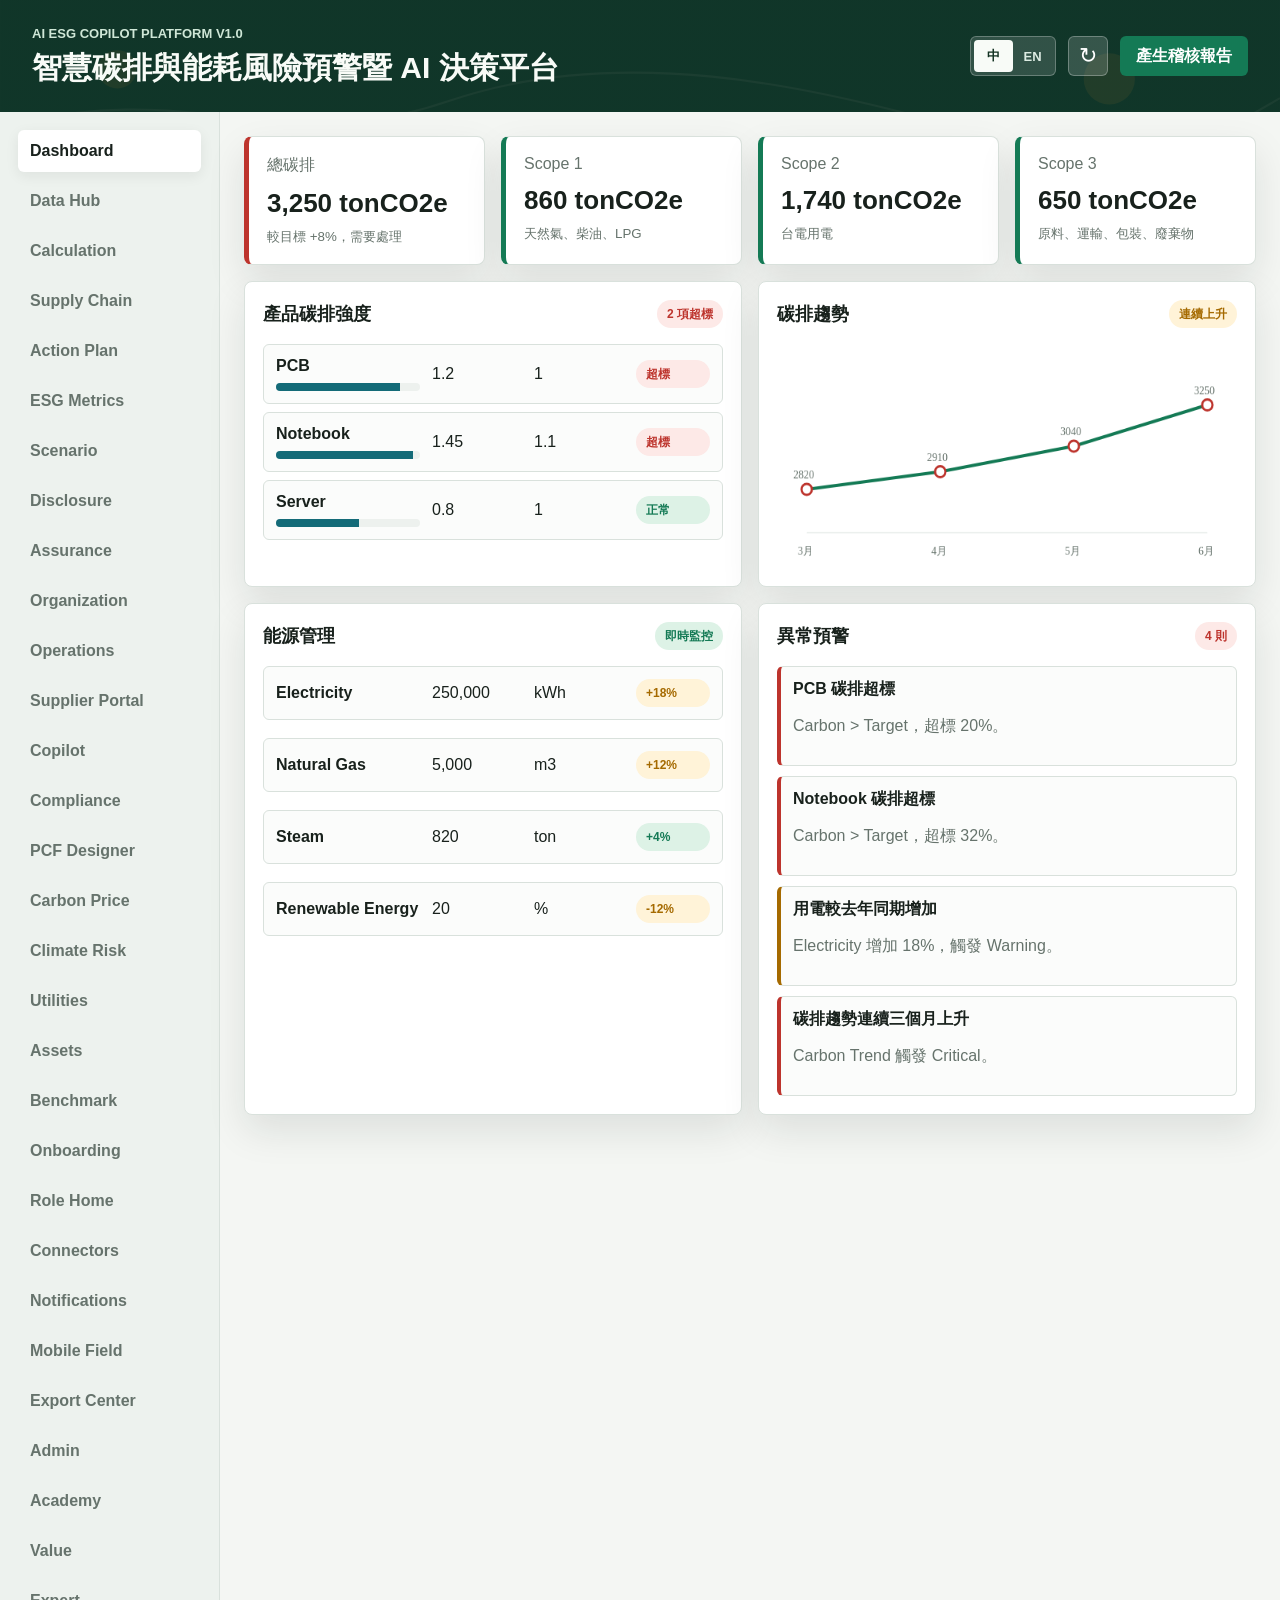
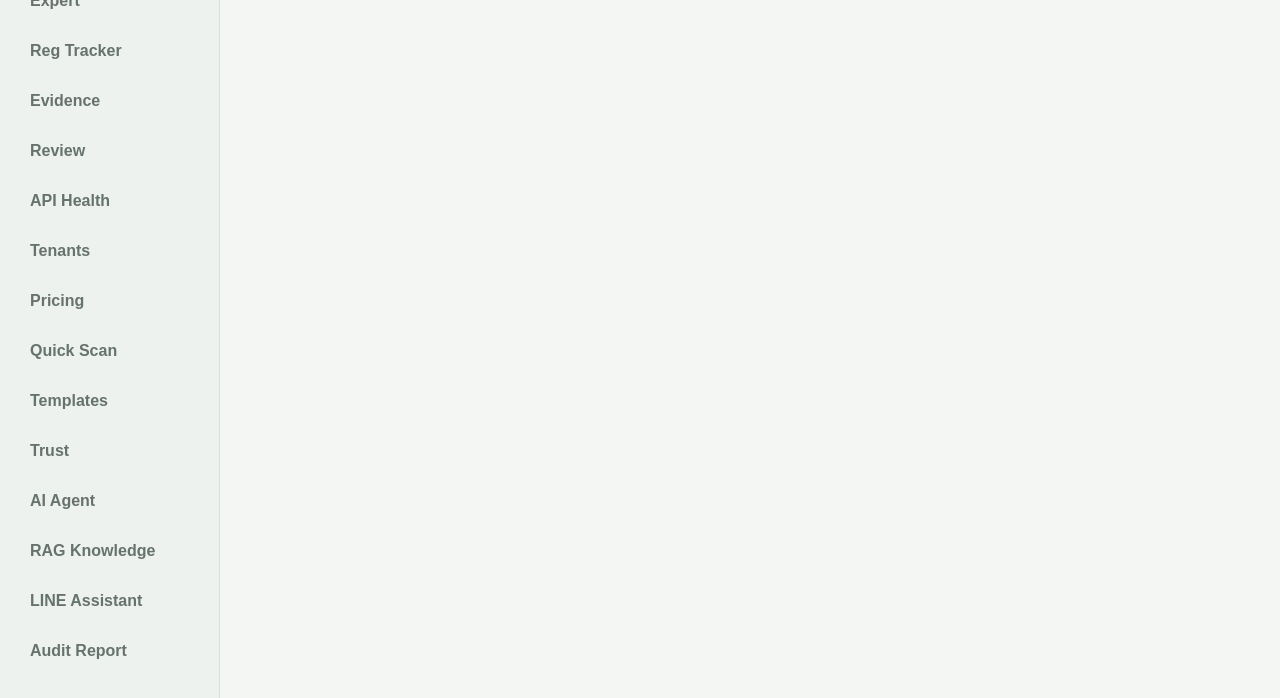
<file: VS-007_智慧供應鏈產銷風險預警系統/index.html>
<!doctype html>
<html lang="zh-Hant">
<head>
  <meta charset="utf-8">
  <meta name="viewport" content="width=device-width, initial-scale=1">
  <title>AI ESG Copilot Platform</title>
  <link rel="stylesheet" href="styles.css">
</head>
<body>
  <header class="app-header">
    <div>
      <p class="eyebrow">AI ESG Copilot Platform v1.0</p>
      <h1 data-i18n="heroTitle">智慧碳排與能耗風險預警暨 AI 決策平台</h1>
    </div>
    <div class="header-actions">
      <div class="language-switch" aria-label="Language switch">
        <button class="lang-button is-active" data-lang="zh" type="button">中</button>
        <button class="lang-button" data-lang="en" type="button">EN</button>
      </div>
      <button class="icon-button" id="refreshButton" type="button" title="重新計算預警" data-i18n-title="refreshTitle">↻</button>
      <button class="primary-button" id="exportButton" type="button" data-i18n="exportReport">產生稽核報告</button>
    </div>
  </header>

  <main class="layout">
    <aside class="sidebar" aria-label="系統模組" data-i18n-aria-label="moduleNav">
      <button class="nav-item is-active" data-view="dashboard" type="button">Dashboard</button>
      <button class="nav-item" data-view="dataHub" type="button">Data Hub</button>
      <button class="nav-item" data-view="calculation" type="button">Calculation</button>
      <button class="nav-item" data-view="supplyChain" type="button">Supply Chain</button>
      <button class="nav-item" data-view="actionPlan" type="button">Action Plan</button>
      <button class="nav-item" data-view="esgMetrics" type="button">ESG Metrics</button>
      <button class="nav-item" data-view="scenario" type="button">Scenario</button>
      <button class="nav-item" data-view="disclosure" type="button">Disclosure</button>
      <button class="nav-item" data-view="assurance" type="button">Assurance</button>
      <button class="nav-item" data-view="organization" type="button">Organization</button>
      <button class="nav-item" data-view="operations" type="button">Operations</button>
      <button class="nav-item" data-view="supplierPortal" type="button">Supplier Portal</button>
      <button class="nav-item" data-view="copilot" type="button">Copilot</button>
      <button class="nav-item" data-view="compliance" type="button">Compliance</button>
      <button class="nav-item" data-view="pcf" type="button">PCF Designer</button>
      <button class="nav-item" data-view="carbonPrice" type="button">Carbon Price</button>
      <button class="nav-item" data-view="risk" type="button">Climate Risk</button>
      <button class="nav-item" data-view="utilities" type="button">Utilities</button>
      <button class="nav-item" data-view="assets" type="button">Assets</button>
      <button class="nav-item" data-view="benchmark" type="button">Benchmark</button>
      <button class="nav-item" data-view="onboarding" type="button">Onboarding</button>
      <button class="nav-item" data-view="roleHome" type="button">Role Home</button>
      <button class="nav-item" data-view="connectors" type="button">Connectors</button>
      <button class="nav-item" data-view="notifications" type="button">Notifications</button>
      <button class="nav-item" data-view="mobileField" type="button">Mobile Field</button>
      <button class="nav-item" data-view="exportCenter" type="button">Export Center</button>
      <button class="nav-item" data-view="admin" type="button">Admin</button>
      <button class="nav-item" data-view="academy" type="button">Academy</button>
      <button class="nav-item" data-view="valueDashboard" type="button">Value</button>
      <button class="nav-item" data-view="expertReview" type="button">Expert</button>
      <button class="nav-item" data-view="regTracker" type="button">Reg Tracker</button>
      <button class="nav-item" data-view="evidence" type="button">Evidence</button>
      <button class="nav-item" data-view="review" type="button">Review</button>
      <button class="nav-item" data-view="apiHealth" type="button">API Health</button>
      <button class="nav-item" data-view="tenants" type="button">Tenants</button>
      <button class="nav-item" data-view="pricing" type="button">Pricing</button>
      <button class="nav-item" data-view="quickScan" type="button">Quick Scan</button>
      <button class="nav-item" data-view="templates" type="button">Templates</button>
      <button class="nav-item" data-view="trustCenter" type="button">Trust</button>
      <button class="nav-item" data-view="agent" type="button">AI Agent</button>
      <button class="nav-item" data-view="rag" type="button">RAG Knowledge</button>
      <button class="nav-item" data-view="line" type="button">LINE Assistant</button>
      <button class="nav-item" data-view="report" type="button">Audit Report</button>
    </aside>

    <section class="workspace">
      <section class="view is-active" id="dashboard">
        <div class="metric-grid">
          <article class="metric-card alert">
            <span data-i18n="totalCarbon">總碳排</span>
            <strong>3,250 tonCO2e</strong>
            <small data-i18n="totalCarbonHint">較目標 +8%，需要處理</small>
          </article>
          <article class="metric-card">
            <span>Scope 1</span>
            <strong>860 tonCO2e</strong>
            <small data-i18n="scope1Hint">天然氣、柴油、LPG</small>
          </article>
          <article class="metric-card">
            <span>Scope 2</span>
            <strong>1,740 tonCO2e</strong>
            <small data-i18n="scope2Hint">台電用電</small>
          </article>
          <article class="metric-card">
            <span>Scope 3</span>
            <strong>650 tonCO2e</strong>
            <small data-i18n="scope3Hint">原料、運輸、包裝、廢棄物</small>
          </article>
        </div>

        <div class="dashboard-grid">
          <section class="panel">
            <div class="panel-title">
              <h2 data-i18n="productCarbonTitle">產品碳排強度</h2>
              <span class="status critical" data-i18n="twoOverTarget">2 項超標</span>
            </div>
            <div class="product-table" id="productTable"></div>
          </section>

          <section class="panel">
            <div class="panel-title">
              <h2 data-i18n="carbonTrendTitle">碳排趨勢</h2>
              <span class="status warning" data-i18n="risingTrend">連續上升</span>
            </div>
            <canvas id="trendChart" width="620" height="280" aria-label="碳排趨勢圖" data-i18n-aria-label="trendChartLabel"></canvas>
          </section>

          <section class="panel">
            <div class="panel-title">
              <h2 data-i18n="energyTitle">能源管理</h2>
              <span class="status normal" data-i18n="realtimeMonitor">即時監控</span>
            </div>
            <div class="energy-list" id="energyList"></div>
          </section>

          <section class="panel">
            <div class="panel-title">
              <h2 data-i18n="alertTitle">異常預警</h2>
              <span class="status critical" id="alertCount">0 則</span>
            </div>
            <div class="alert-list" id="alertList"></div>
          </section>
        </div>
      </section>

      <section class="view" id="dataHub">
        <div class="dashboard-grid">
          <section class="panel">
            <div class="panel-title">
              <h2 data-i18n="dataHubTitle">資料治理與匯入狀態</h2>
              <span class="status normal" data-i18n="dataHubBadge">5 個來源</span>
            </div>
            <div class="data-list" id="dataSourceList"></div>
          </section>
          <section class="panel">
            <div class="panel-title">
              <h2 data-i18n="auditTrailTitle">稽核軌跡</h2>
              <span class="status warning" data-i18n="needsReviewBadge">2 筆待確認</span>
            </div>
            <div class="timeline-list" id="auditTrailList"></div>
          </section>
          <section class="panel">
            <div class="panel-title">
              <h2 data-i18n="roleTitle">角色與權限</h2>
              <span class="status normal" data-i18n="roleBadge">3 種角色</span>
            </div>
            <div class="role-grid" id="roleGrid"></div>
          </section>
          <section class="panel">
            <div class="panel-title">
              <h2 data-i18n="dataQualityTitle">資料品質檢查</h2>
              <span class="status warning" data-i18n="qualityBadge">需補件</span>
            </div>
            <div class="quality-list" id="qualityList"></div>
          </section>
        </div>
      </section>

      <section class="view" id="calculation">
        <div class="dashboard-grid">
          <section class="panel">
            <div class="panel-title">
              <h2 data-i18n="calculationTitle">排放係數與計算模型</h2>
              <span class="status normal">GHG Protocol</span>
            </div>
            <div class="model-list" id="calculationModelList"></div>
          </section>
          <section class="panel">
            <div class="panel-title">
              <h2 data-i18n="lineageTitle">計算透明度</h2>
              <span class="status normal" data-i18n="traceableBadge">可追溯</span>
            </div>
            <div class="lineage-flow" id="lineageFlow"></div>
          </section>
          <section class="panel">
            <div class="panel-title">
              <h2 data-i18n="frameworkTitle">報告框架映射</h2>
              <span class="status normal" data-i18n="frameworkBadge">6 個框架</span>
            </div>
            <div class="framework-grid" id="frameworkGrid"></div>
          </section>
          <section class="panel">
            <div class="panel-title">
              <h2 data-i18n="sourceTitle">AI 回答引用來源</h2>
              <span class="status normal" data-i18n="sourcedBadge">附來源</span>
            </div>
            <div class="source-list" id="sourceList"></div>
          </section>
        </div>
      </section>

      <section class="view" id="supplyChain">
        <div class="panel">
          <div class="panel-title">
            <h2 data-i18n="supplyChainTitle">Scope 3 供應鏈風險</h2>
            <span class="status critical" data-i18n="supplierRiskBadge">2 家高風險</span>
          </div>
          <div class="supplier-list" id="supplierList"></div>
        </div>
      </section>

      <section class="view" id="actionPlan">
        <div class="dashboard-grid">
          <section class="panel">
            <div class="panel-title">
              <h2 data-i18n="actionPlanTitle">減碳專案追蹤</h2>
              <span class="status normal" data-i18n="projectBadge">4 個專案</span>
            </div>
            <div class="project-list" id="projectList"></div>
          </section>
          <section class="panel">
            <div class="panel-title">
              <h2 data-i18n="workflowTitle">異常處理 Workflow</h2>
              <span class="status warning" data-i18n="workflowBadge">處理中</span>
            </div>
            <div class="workflow-list" id="workflowList"></div>
          </section>
        </div>
      </section>

      <section class="view" id="esgMetrics">
        <div class="panel">
          <div class="panel-title">
            <h2 data-i18n="esgMetricsTitle">延伸 ESG 指標</h2>
            <span class="status normal" data-i18n="metricsBadge">E / S / G</span>
          </div>
          <div class="metric-extension-grid" id="metricExtensionGrid"></div>
        </div>
      </section>

      <section class="view" id="scenario">
        <div class="dashboard-grid">
          <section class="panel">
            <div class="panel-title">
              <h2 data-i18n="scenarioTitle">情境模擬 / What-if Analysis</h2>
              <span class="status normal" data-i18n="scenarioBadge">即時計算</span>
            </div>
            <div class="slider-list" id="scenarioControls"></div>
          </section>
          <section class="panel">
            <div class="panel-title">
              <h2 data-i18n="maccTitle">邊際減碳成本 MACC</h2>
              <span class="status normal" data-i18n="maccBadge">成本排序</span>
            </div>
            <div class="macc-list" id="maccList"></div>
          </section>
        </div>
      </section>

      <section class="view" id="disclosure">
        <div class="dashboard-grid">
          <section class="panel">
            <div class="panel-title">
              <h2 data-i18n="disclosureTitle">ESG 報告編輯器</h2>
              <span class="status warning" data-i18n="draftBadge">AI 草稿</span>
            </div>
            <div class="disclosure-list" id="disclosureList"></div>
          </section>
          <section class="panel">
            <div class="panel-title">
              <h2 data-i18n="dataTagTitle">資料標籤與血緣</h2>
              <span class="status normal" data-i18n="tagBadge">可重用資料</span>
            </div>
            <div class="tag-grid" id="dataTagGrid"></div>
          </section>
        </div>
      </section>

      <section class="view" id="assurance">
        <div class="panel">
          <div class="panel-title">
            <h2 data-i18n="assuranceTitle">第三方確信準備</h2>
            <span class="status warning" data-i18n="assuranceBadge">查核中</span>
          </div>
          <div class="assurance-list" id="assuranceList"></div>
        </div>
      </section>

      <section class="view" id="organization">
        <div class="panel">
          <div class="panel-title">
            <h2 data-i18n="organizationTitle">組織層級 Roll-up</h2>
            <span class="status normal" data-i18n="rollupBadge">公司 / 廠區 / 產線 / 產品</span>
          </div>
          <div class="org-tree" id="orgTree"></div>
        </div>
      </section>

      <section class="view" id="operations">
        <div class="dashboard-grid">
          <section class="panel">
            <div class="panel-title">
              <h2 data-i18n="travelTitle">交通 / 商旅 / 車隊排放</h2>
              <span class="status normal" data-i18n="fleetBadge">營運排放</span>
            </div>
            <div class="ops-table" id="travelFleetList"></div>
          </section>
          <section class="panel">
            <div class="panel-title">
              <h2 data-i18n="waterWasteTitle">水質 / 廢棄物細節</h2>
              <span class="status warning" data-i18n="waterWasteBadge">需監控</span>
            </div>
            <div class="ops-table" id="waterWasteList"></div>
          </section>
        </div>
      </section>

      <section class="view" id="supplierPortal">
        <div class="panel">
          <div class="panel-title">
            <h2 data-i18n="supplierPortalTitle">供應商資料收集 Portal</h2>
            <span class="status critical" data-i18n="supplierPortalBadge">3 件逾期</span>
          </div>
          <div class="supplier-portal-list" id="supplierPortalList"></div>
        </div>
      </section>

      <section class="view" id="copilot">
        <div class="panel">
          <div class="panel-title">
            <h2 data-i18n="copilotTitle">自然語言資料查詢</h2>
            <span class="status normal" data-i18n="copilotBadge">常見問題</span>
          </div>
          <div class="prompt-grid" id="copilotPromptGrid"></div>
        </div>
      </section>

      <section class="view" id="compliance">
        <div class="dashboard-grid">
          <section class="panel">
            <div class="panel-title">
              <h2 data-i18n="complianceTitle">法規任務中心</h2>
              <span class="status warning" data-i18n="complianceBadge">3 項進行中</span>
            </div>
            <div class="compliance-list" id="complianceList"></div>
          </section>
          <section class="panel">
            <div class="panel-title">
              <h2 data-i18n="inboxTitle">任務收件匣</h2>
              <span class="status critical" data-i18n="inboxBadge">5 件待處理</span>
            </div>
            <div class="inbox-list" id="inboxList"></div>
          </section>
        </div>
      </section>

      <section class="view" id="pcf">
        <div class="dashboard-grid">
          <section class="panel">
            <div class="panel-title">
              <h2 data-i18n="pcfTitle">產品碳足跡 PCF Designer</h2>
              <span class="status normal" data-i18n="pcfBadge">BOM 階層</span>
            </div>
            <div class="pcf-list" id="pcfList"></div>
          </section>
          <section class="panel">
            <div class="panel-title">
              <h2 data-i18n="factorTitle">排放係數版本管理</h2>
              <span class="status warning" data-i18n="factorBadge">1 筆即將過期</span>
            </div>
            <div class="factor-list" id="factorList"></div>
          </section>
        </div>
      </section>

      <section class="view" id="carbonPrice">
        <div class="panel">
          <div class="panel-title">
            <h2 data-i18n="carbonPriceTitle">內部碳價與碳預算</h2>
            <span class="status normal" data-i18n="carbonPriceBadge">NTD 1,500 / tonCO2e</span>
          </div>
          <div class="carbon-price-list" id="carbonPriceList"></div>
        </div>
      </section>

      <section class="view" id="risk">
        <div class="panel">
          <div class="panel-title">
            <h2 data-i18n="climateRiskTitle">氣候風險洞察</h2>
            <span class="status warning" data-i18n="climateRiskBadge">實體 / 轉型風險</span>
          </div>
          <div class="risk-list" id="climateRiskList"></div>
        </div>
      </section>

      <section class="view" id="utilities">
        <div class="panel">
          <div class="panel-title">
            <h2 data-i18n="utilityTitle">公用事業帳單分析</h2>
            <span class="status warning" data-i18n="utilityBadge">費用異常</span>
          </div>
          <div class="utility-list" id="utilityList"></div>
        </div>
      </section>

      <section class="view" id="assets">
        <div class="panel">
          <div class="panel-title">
            <h2 data-i18n="assetTitle">資產生命週期管理</h2>
            <span class="status normal" data-i18n="assetBadge">設備汰換 ROI</span>
          </div>
          <div class="asset-list" id="assetList"></div>
        </div>
      </section>

      <section class="view" id="benchmark">
        <div class="dashboard-grid">
          <section class="panel">
            <div class="panel-title">
              <h2 data-i18n="uncertaintyTitle">不確定性與信賴區間</h2>
              <span class="status warning" data-i18n="uncertaintyBadge">估算風險</span>
            </div>
            <div class="uncertainty-list" id="uncertaintyList"></div>
          </section>
          <section class="panel">
            <div class="panel-title">
              <h2 data-i18n="benchmarkTitle">同業 Benchmark</h2>
              <span class="status normal" data-i18n="benchmarkBadge">Peer Comparison</span>
            </div>
            <div class="benchmark-list" id="benchmarkList"></div>
          </section>
        </div>
      </section>

      <section class="view" id="onboarding">
        <div class="panel">
          <div class="panel-title">
            <h2 data-i18n="onboardingTitle">首次導入精靈</h2>
            <span class="status normal" data-i18n="onboardingBadge">5 步完成</span>
          </div>
          <div class="onboarding-list" id="onboardingList"></div>
        </div>
      </section>

      <section class="view" id="roleHome">
        <div class="panel">
          <div class="panel-title">
            <h2 data-i18n="roleHomeTitle">角色化首頁</h2>
            <span class="status normal" data-i18n="roleHomeBadge">4 種角色</span>
          </div>
          <div class="role-home-grid" id="roleHomeGrid"></div>
        </div>
      </section>

      <section class="view" id="connectors">
        <div class="dashboard-grid">
          <section class="panel">
            <div class="panel-title">
              <h2 data-i18n="connectorTitle">整合市場 / Connector Hub</h2>
              <span class="status normal" data-i18n="connectorBadge">8 個連接器</span>
            </div>
            <div class="connector-grid" id="connectorGrid"></div>
          </section>
          <section class="panel">
            <div class="panel-title">
              <h2 data-i18n="importWizardTitle">資料匯入 Wizard</h2>
              <span class="status warning" data-i18n="importWizardBadge">欄位驗證</span>
            </div>
            <div class="import-wizard-list" id="importWizardList"></div>
          </section>
        </div>
      </section>

      <section class="view" id="notifications">
        <div class="dashboard-grid">
          <section class="panel">
            <div class="panel-title">
              <h2 data-i18n="notificationTitle">通知中心</h2>
              <span class="status critical" data-i18n="notificationBadge">5 則重要通知</span>
            </div>
            <div class="notification-list" id="notificationList"></div>
          </section>
          <section class="panel">
            <div class="panel-title">
              <h2 data-i18n="aiTrustTitle">AI 可信度面板</h2>
              <span class="status warning" data-i18n="aiTrustBadge">缺漏提示</span>
            </div>
            <div class="trust-list" id="aiTrustList"></div>
          </section>
        </div>
      </section>

      <section class="view" id="mobileField">
        <div class="panel">
          <div class="panel-title">
            <h2 data-i18n="mobileFieldTitle">行動版現場填報</h2>
            <span class="status normal" data-i18n="mobileFieldBadge">現場任務</span>
          </div>
          <div class="mobile-shell" id="mobileFieldList"></div>
        </div>
      </section>

      <section class="view" id="exportCenter">
        <div class="dashboard-grid">
          <section class="panel">
            <div class="panel-title">
              <h2 data-i18n="exportCenterTitle">報告輸出中心</h2>
              <span class="status normal" data-i18n="exportCenterBadge">6 種格式</span>
            </div>
            <div class="export-grid" id="exportGrid"></div>
          </section>
          <section class="panel">
            <div class="panel-title">
              <h2 data-i18n="demoTourTitle">網站式產品導覽</h2>
              <span class="status normal" data-i18n="demoTourBadge">Demo Mode</span>
            </div>
            <div class="demo-tour-list" id="demoTourList"></div>
          </section>
        </div>
      </section>

      <section class="view" id="admin">
        <div class="panel">
          <div class="panel-title">
            <h2 data-i18n="adminTitle">安全、權限、稽核設定</h2>
            <span class="status normal" data-i18n="adminBadge">內控設定</span>
          </div>
          <div class="admin-grid" id="adminGrid"></div>
        </div>
      </section>

      <section class="view" id="academy">
        <div class="panel">
          <div class="panel-title">
            <h2 data-i18n="academyTitle">學習中心 / Regulation Academy</h2>
            <span class="status normal" data-i18n="academyBadge">知識庫</span>
          </div>
          <div class="academy-grid" id="academyGrid"></div>
        </div>
      </section>

      <section class="view" id="valueDashboard">
        <div class="panel">
          <div class="panel-title">
            <h2 data-i18n="valueTitle">ROI / 商業價值頁</h2>
            <span class="status normal" data-i18n="valueBadge">導入效益</span>
          </div>
          <div class="value-grid" id="valueGrid"></div>
        </div>
      </section>

      <section class="view" id="expertReview">
        <div class="panel">
          <div class="panel-title">
            <h2 data-i18n="expertReviewTitle">專家協作入口</h2>
            <span class="status normal" data-i18n="expertReviewBadge">顧問審閱</span>
          </div>
          <div class="expert-list" id="expertReviewList"></div>
        </div>
      </section>

      <section class="view" id="regTracker">
        <div class="panel">
          <div class="panel-title">
            <h2 data-i18n="regTrackerTitle">法規追蹤器</h2>
            <span class="status warning" data-i18n="regTrackerBadge">更新監控</span>
          </div>
          <div class="reg-list" id="regTrackerList"></div>
        </div>
      </section>

      <section class="view" id="evidence">
        <div class="panel">
          <div class="panel-title">
            <h2 data-i18n="evidenceTitle">佐證資料庫</h2>
            <span class="status warning" data-i18n="evidenceBadge">文件治理</span>
          </div>
          <div class="evidence-list" id="evidenceList"></div>
        </div>
      </section>

      <section class="view" id="review">
        <div class="dashboard-grid">
          <section class="panel">
            <div class="panel-title">
              <h2 data-i18n="versionTitle">報告版本控制</h2>
              <span class="status normal" data-i18n="versionBadge">版本差異</span>
            </div>
            <div class="version-list" id="versionList"></div>
          </section>
          <section class="panel">
            <div class="panel-title">
              <h2 data-i18n="commentTitle">協作留言</h2>
              <span class="status warning" data-i18n="commentBadge">待回覆</span>
            </div>
            <div class="comment-list" id="commentList"></div>
          </section>
        </div>
      </section>

      <section class="view" id="apiHealth">
        <div class="dashboard-grid">
          <section class="panel">
            <div class="panel-title">
              <h2 data-i18n="apiTitle">Data Contract / API 管理</h2>
              <span class="status normal" data-i18n="apiBadge">同步契約</span>
            </div>
            <div class="api-list" id="apiList"></div>
          </section>
          <section class="panel">
            <div class="panel-title">
              <h2 data-i18n="pipelineTitle">資料管線健康狀態</h2>
              <span class="status warning" data-i18n="pipelineBadge">服務監控</span>
            </div>
            <div class="pipeline-list" id="pipelineList"></div>
          </section>
        </div>
      </section>

      <section class="view" id="tenants">
        <div class="panel">
          <div class="panel-title">
            <h2 data-i18n="tenantTitle">Multi-entity / Multi-tenant 管理</h2>
            <span class="status normal" data-i18n="tenantBadge">資料隔離</span>
          </div>
          <div class="tenant-list" id="tenantList"></div>
        </div>
      </section>

      <section class="view" id="pricing">
        <div class="panel">
          <div class="panel-title">
            <h2 data-i18n="pricingTitle">Pricing / Package</h2>
            <span class="status normal" data-i18n="pricingBadge">產品方案</span>
          </div>
          <div class="pricing-grid" id="pricingGrid"></div>
        </div>
      </section>

      <section class="view" id="quickScan">
        <div class="panel">
          <div class="panel-title">
            <h2 data-i18n="quickScanTitle">快速碳排估算</h2>
            <span class="status normal" data-i18n="quickScanBadge">Quick Estimate</span>
          </div>
          <div class="quick-scan-grid" id="quickScanGrid"></div>
        </div>
      </section>

      <section class="view" id="templates">
        <div class="panel">
          <div class="panel-title">
            <h2 data-i18n="templateTitle">產業模板</h2>
            <span class="status normal" data-i18n="templateBadge">預設 KPI</span>
          </div>
          <div class="template-grid" id="templateGrid"></div>
        </div>
      </section>

      <section class="view" id="trustCenter">
        <div class="panel">
          <div class="panel-title">
            <h2 data-i18n="trustTitle">Trust Center / Security</h2>
            <span class="status normal" data-i18n="trustBadge">企業信任</span>
          </div>
          <div class="trust-grid" id="trustGrid"></div>
        </div>
      </section>

      <section class="view" id="agent">
        <div class="split">
          <section class="panel">
            <div class="panel-title">
              <h2>Notebook Root Cause Analysis</h2>
              <span class="status critical">RED ALERT</span>
            </div>
            <div class="agent-flow" id="agentFlow"></div>
          </section>
          <section class="panel">
            <div class="panel-title">
              <h2 data-i18n="recommendationTitle">AI 減碳建議</h2>
              <span class="status normal" data-i18n="estimatedReduction">預估 -22%</span>
            </div>
            <div class="recommendations" id="recommendations"></div>
          </section>
        </div>
      </section>

      <section class="view" id="rag">
        <div class="panel">
          <div class="panel-title">
            <h2 data-i18n="ragTitle">RAG ESG 知識庫</h2>
            <input id="ragSearch" type="search" placeholder="搜尋 ISO、SOP、稽核案例" data-i18n-placeholder="ragPlaceholder">
          </div>
          <div class="knowledge-grid" id="knowledgeGrid"></div>
        </div>
      </section>

      <section class="view" id="line">
        <div class="chat-shell">
          <div class="chat-header">
            <h2>LINE AI Assistant</h2>
            <span class="status normal" data-i18n="managerQa">主管問答</span>
          </div>
          <div class="chat-log" id="chatLog"></div>
          <form class="chat-form" id="chatForm">
            <input id="chatInput" type="text" value="Notebook 為什麼超標？" aria-label="輸入問題" data-i18n-aria-label="questionInput">
            <button class="primary-button" type="submit" data-i18n="send">送出</button>
          </form>
        </div>
      </section>

      <section class="view" id="report">
        <div class="panel report-panel">
          <div class="panel-title">
            <h2>ESG Audit Report</h2>
            <span class="status normal">2026/06/23</span>
          </div>
          <pre id="auditReport"></pre>
        </div>
      </section>
    </section>
  </main>

  <script src="app.js"></script>
</body>
</html>
</file>
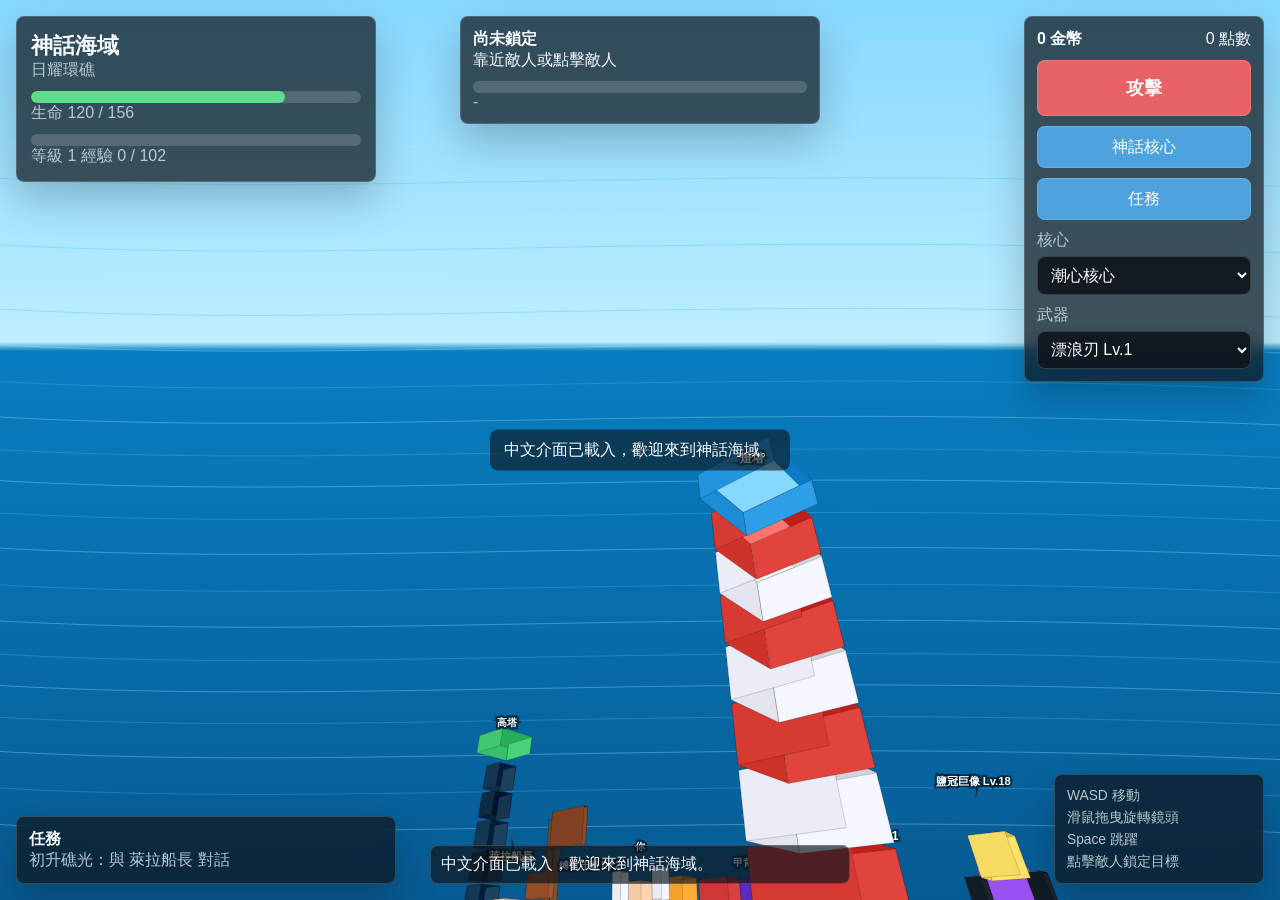
<file: VS-006_Roblox Clone/standalone/index.html>
<!doctype html>
<html lang="zh-Hant">
<head>
  <meta charset="utf-8">
  <meta name="viewport" content="width=device-width, initial-scale=1">
  <title>神話海域 3D</title>
  <link rel="stylesheet" href="./styles.css">
</head>
<body>
  <main class="game-shell">
    <canvas id="gameCanvas" aria-label="神話海域 3D 遊戲畫面"></canvas>

    <section class="hud top-left">
      <h1>神話海域</h1>
      <p id="islandLine">日耀環礁</p>
      <div class="bar"><div class="bar-fill hp" id="hpBar"></div></div>
      <p id="hpText">生命 120 / 120</p>
      <div class="bar"><div class="bar-fill exp" id="expBar"></div></div>
      <p id="expText">等級 1 經驗 0 / 102</p>
    </section>

    <section class="hud target-panel" id="targetPanel">
      <strong id="targetName">尚未鎖定</strong>
      <span id="targetLevel">靠近敵人或點擊敵人</span>
      <div class="bar"><div class="bar-fill enemy" id="enemyHp"></div></div>
      <p id="enemyHpText">-</p>
    </section>

    <section class="hud right-panel">
      <div class="level-row">
        <strong id="coins">0 金幣</strong>
        <span id="points">0 點數</span>
      </div>
      <button id="attackBtn" class="primary">攻擊</button>
      <button id="coreBtn">神話核心</button>
      <button id="questBtn">任務</button>
      <label>
        核心
        <select id="coreSelect"></select>
      </label>
      <label>
        武器
        <select id="weaponSelect"></select>
      </label>
    </section>

    <section class="hud quest-panel">
      <strong>任務</strong>
      <p id="questText">與萊拉船長對話</p>
    </section>

    <section class="hud controls-panel">
      <span>WASD 移動</span>
      <span>滑鼠拖曳旋轉鏡頭</span>
      <span>Space 跳躍</span>
      <span>點擊敵人鎖定目標</span>
    </section>

    <div class="center-note" id="centerNote">靠近敵人並開始攻擊</div>
    <div class="log" id="log"></div>
  </main>

  <script type="module" src="./game.js"></script>
</body>
</html>
</file>
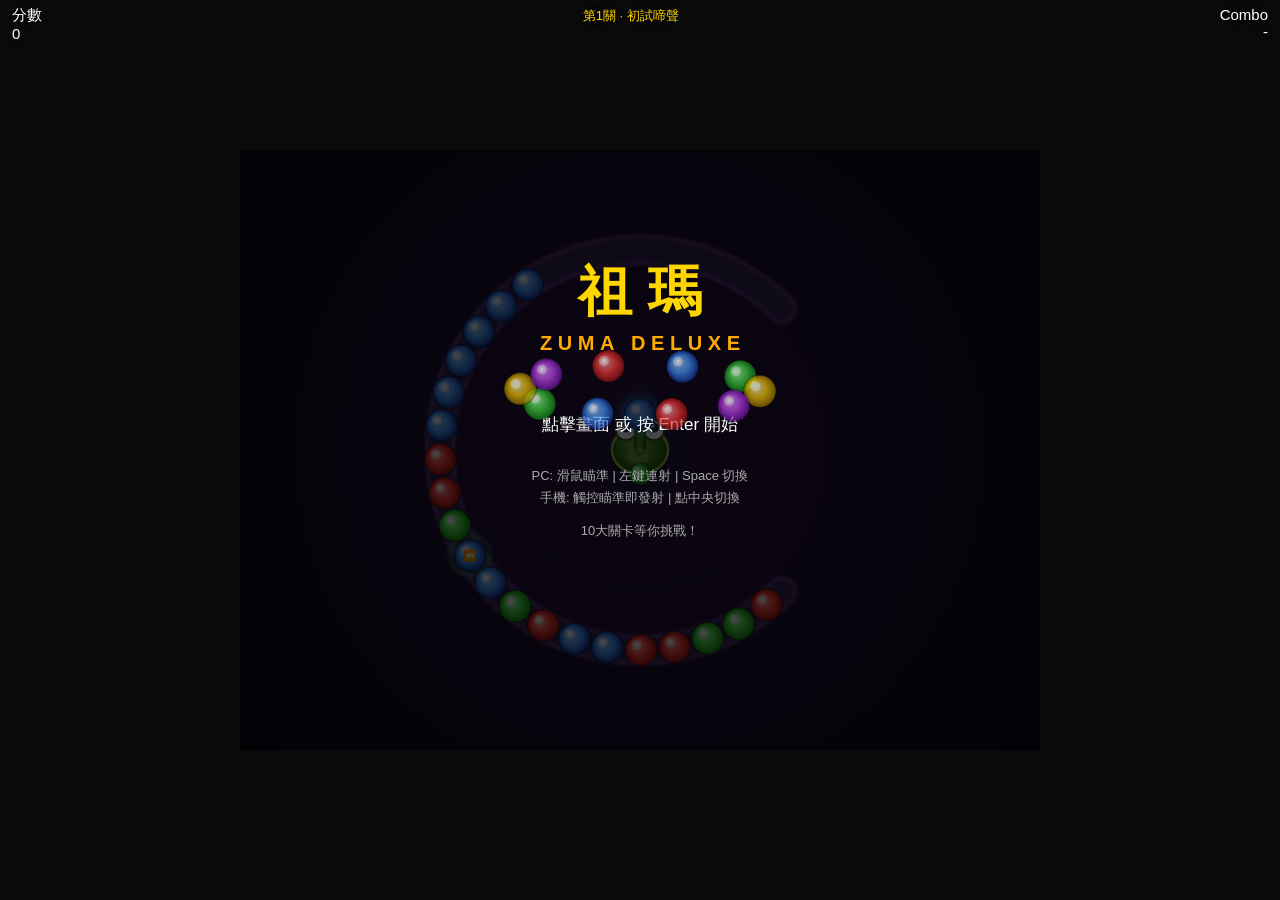
<file: VS-001/zuma.html>
<!DOCTYPE html>
<html lang="zh-TW">
<head>
<meta charset="UTF-8">
<meta name="viewport" content="width=device-width, initial-scale=1.0, user-scalable=no, maximum-scale=1.0">
<title>祖瑪 Zuma – 經典復刻</title>
<style>
*{margin:0;padding:0;box-sizing:border-box}
html,body{width:100%;height:100%;overflow:hidden;background:#0a0a0a}
body{display:flex;justify-content:center;align-items:center;touch-action:none;-webkit-touch-callout:none;-webkit-user-select:none;user-select:none}
#wrapper{position:relative;width:100vw;height:100vh;display:flex;justify-content:center;align-items:center}
canvas{display:block;max-width:100vw;max-height:100vh;image-rendering:auto;background:#1a0a2e}
#ui{position:absolute;top:0;left:0;right:0;display:flex;justify-content:space-between;align-items:flex-start;padding:6px 12px;pointer-events:none;z-index:2;font-family:'Segoe UI','Microsoft YaHei',sans-serif;color:#fff;font-size:15px;text-shadow:0 0 6px #000}
#ui .left{text-align:left}#ui .center{text-align:center;flex:1}#ui .right{text-align:right}
#level-name{font-size:13px;color:#ffd700}
</style>
</head>
<body>
<div id="wrapper">
<canvas id="c" width="800" height="600"></canvas>
<div id="ui">
<div class="left">分數<br><span id="score">0</span></div>
<div class="center"><span id="level-name"></span></div>
<div class="right">Combo<br><span id="combo-display">-</span></div>
</div>
</div>
<script>
// ============================================================
//  CONSTANTS
// ============================================================
const CW=800,CH=600,LX=400,LY=300,MR=16,MD=32,MG=2;
// FIXED_BUG_2: Increased recoil from 14→20px for more visible bounce-back
const RECOIL_DIST=20,RECOIL_SPD=220;

const COLORS=[
  {name:'red',   hex:'#FF3B3B',hi:'#FF8888',lo:'#991111'},
  {name:'blue',  hex:'#4499FF',hi:'#88BBFF',lo:'#113399'},
  {name:'green', hex:'#44DD44',hi:'#88FF88',lo:'#118811'},
  {name:'yellow',hex:'#FFCC00',hi:'#FFEE88',lo:'#997700'},
  {name:'purple',hex:'#CC44FF',hi:'#DD88FF',lo:'#661199'}
];
const PWRS={NONE:null,PAUSE:'pause',REVERSE:'reverse',ACCURACY:'accuracy',BOMB:'bomb'};

// ============================================================
//  TRACK GENERATORS (10 levels)
// ============================================================
function genArc(cx,cy,r,a0,a1,n){const p=[];for(let i=0;i<n;i++){const t=i/(n-1),a=a0+(a1-a0)*t;p.push({x:cx+r*Math.cos(a),y:cy+r*Math.sin(a)});}return p}
function genSpiral(cx,cy,loops,startR,endR,n){const p=[];for(let i=0;i<n;i++){const t=i/(n-1),a=t*loops*2*Math.PI,r=startR-(startR-endR)*t;p.push({x:cx+r*Math.cos(a),y:cy+r*Math.sin(a)});}return p}
function genSineWave(x0,x1,cy,amp,freq,n){const p=[],w=x1-x0;for(let i=0;i<n;i++){const t=i/(n-1),x=x0+w*t,y=cy+amp*Math.sin(t*freq*2*Math.PI);p.push({x,y});}return p}
function genFigure8(cx,cy,w,h,n){const p=[];for(let i=0;i<n;i++){const t=i/(n-1),a=t*2*Math.PI;p.push({x:cx+w*Math.sin(a),y:cy+h*Math.sin(2*a)*0.55});}return p}
function genPolar(cx,cy,rFn,n){const p=[];for(let i=0;i<n;i++){const t=i/(n-1),a=t*2*Math.PI,r=rFn(t,a);p.push({x:cx+r*Math.cos(a),y:cy+r*Math.sin(a)});}return p}
function genParam(fn,n){const p=[];for(let i=0;i<n;i++){const t=i/(n-1);p.push(fn(t));}return p}

function L1_Arc(){return genArc(400,300,200,Math.PI*0.25,Math.PI*1.75,200)}
function L2_Sine(){return genSineWave(50,750,300,160,3,260)}
function L3_Spiral(){return genSpiral(400,300,2.5,220,45,340)}
function L4_Fig8(){return genFigure8(400,300,260,200,300)}
function L5_DoubleLoop(){return genPolar(400,300,(t)=>(140+90*Math.sin(t*Math.PI*2)),300)}
function L6_Snake(){return genParam((t)=>({x:55+690*t,y:300+140*Math.sin(t*7*Math.PI)*(1-t*0.4)}),320)}
function L7_Clover(){return genPolar(400,300,(t,a)=>(160+70*Math.cos(3*a)),280)}
function L8_Cross(){return genPolar(400,300,(t,a)=>(170+60*Math.sin(4*a)),340)}
function L9_TightSpiral(){return genSpiral(400,300,4.8,230,30,400)}
function L10_Boss(){return genPolar(400,300,(t,a)=>(60+170*(0.5+0.5*Math.sin(t*5*Math.PI))*Math.abs(Math.cos(a*1.5))),420)}

function buildTrack(pts){const segs=[];let total=0;for(let i=0;i<pts.length-1;i++){const dx=pts[i+1].x-pts[i].x,dy=pts[i+1].y-pts[i].y,len=Math.sqrt(dx*dx+dy*dy);segs.push({x1:pts[i].x,y1:pts[i].y,x2:pts[i+1].x,y2:pts[i+1].y,len,cum:total});total+=len}return{pts,segs,totalLen:total}}
function getPosAtDist(trk,dist){let rem=Math.max(0,Math.min(dist,trk.totalLen));for(const s of trk.segs){if(rem<=s.len){const t=s.len>0?rem/s.len:0;return{x:s.x1+(s.x2-s.x1)*t,y:s.y1+(s.y2-s.y1)*t}}rem-=s.len}const last=trk.pts[trk.pts.length-1];return{x:last.x,y:last.y}}

// ============================================================
//  10 LEVEL CONFIGS
// ============================================================
const LEVELS=[
  {name:'第1關 · 初試啼聲',gen:L1_Arc,spd:20,colors:3,initM:20,pushInt:5.5,pushCnt:2,target:400,pwrCh:0.05},
  {name:'第2關 · 蜿蜒小徑',gen:L2_Sine,spd:24,colors:3,initM:22,pushInt:5.0,pushCnt:2,target:500,pwrCh:0.06},
  {name:'第3關 · 螺旋入門',gen:L3_Spiral,spd:28,colors:3,initM:24,pushInt:4.8,pushCnt:2,target:650,pwrCh:0.07},
  {name:'第4關 · 無限迴廊',gen:L4_Fig8,spd:30,colors:4,initM:24,pushInt:4.5,pushCnt:2,target:800,pwrCh:0.08},
  {name:'第5關 · 雙環迷陣',gen:L5_DoubleLoop,spd:33,colors:4,initM:26,pushInt:4.2,pushCnt:3,target:1000,pwrCh:0.09},
  {name:'第6關 · 靈蛇出洞',gen:L6_Snake,spd:36,colors:4,initM:26,pushInt:3.8,pushCnt:3,target:1300,pwrCh:0.10},
  {name:'第7關 · 幸運草田',gen:L7_Clover,spd:40,colors:4,initM:28,pushInt:3.5,pushCnt:3,target:1600,pwrCh:0.11},
  {name:'第8關 · 時空隧道',gen:L8_Cross,spd:44,colors:5,initM:28,pushInt:3.2,pushCnt:3,target:2000,pwrCh:0.12,tunnels:[{from:0.28,to:0.38},{from:0.62,to:0.72}]},
  {name:'第9關 · 死亡螺旋',gen:L9_TightSpiral,spd:50,colors:5,initM:30,pushInt:2.8,pushCnt:3,target:2600,pwrCh:0.13},
  {name:'第10關· 終極試煉',gen:L10_Boss,spd:55,colors:5,initM:32,pushInt:2.5,pushCnt:4,target:3200,pwrCh:0.15,tunnels:[{from:0.35,to:0.48},{from:0.70,to:0.85}]}
];

// ============================================================
//  GAME STATE
// ============================================================
let canvas,ctx,track,levelCfg;
let phase='title';
let score=0,levelScore=0,comboCount=0,maxCombo=0,currentLvl=0;
let marbles=[],pushTimer=0;
let launcherAngle=-Math.PI/2,curBall=0,nextBall=0;
let flyingBalls=[];
let pauseTimer=0,reverseTimer=0,accuracyTimer=0;
let shakeX=0,shakeY=0,shakeD=0,shakeI=0;
let particles=[],floatingTexts=[];
let pointerX=LX,pointerY=LY-100,pointerDown=false,pointerOnCanvas=false,isTouch=false;
let comboFlash=0,spawning=true;
// FIXED_BUG_2: Recoil state for front-chain bounce-back
let recoilState=null;
let activeSnap=null;
let skullGlow=0,levelClearTimer=0;
// FIXED_BUG_3: Track whether spawning has been marked as complete
let spawningComplete=false;
// UPGRADE_1: Swap animation state for launcher balls
let swapAnim=null; // {progress:0-1, duration:0.15}
// UPGRADE_2: Suction animation state for dying marble
let suctionState=null; // {marble, startX, startY, startDist, progress:0-1, duration:0.4}

// ============================================================
//  UPGRADE_4: Web Audio Synthesized Sound Effects (No External Files)
// ============================================================
let audioCtx=null;
function initAudio(){if(!audioCtx){try{audioCtx=new(window.AudioContext||window.webkitAudioContext)()}catch(e){}}if(audioCtx&&audioCtx.state==='suspended')audioCtx.resume()}

// UPGRADE_4: Shoot sound — triangle wave, 400Hz→100Hz in 0.1s (Pew!)
function playShootSound(){
  if(!audioCtx)return;
  const t=audioCtx.currentTime;
  const osc=audioCtx.createOscillator();
  const gain=audioCtx.createGain();
  osc.type='triangle';
  osc.frequency.setValueAtTime(400,t);
  osc.frequency.exponentialRampToValueAtTime(100,t+0.1);
  gain.gain.setValueAtTime(0.08,t);
  gain.gain.exponentialRampToValueAtTime(0.001,t+0.1);
  osc.connect(gain);gain.connect(audioCtx.destination);
  osc.start(t);osc.stop(t+0.1);
}

// UPGRADE_4: Insert sound — sine wave, 150Hz, 0.05s fadeout (Thud!)
function playInsertSound(){
  if(!audioCtx)return;
  const t=audioCtx.currentTime;
  const osc=audioCtx.createOscillator();
  const gain=audioCtx.createGain();
  osc.type='sine';
  osc.frequency.setValueAtTime(150,t);
  gain.gain.setValueAtTime(0.1,t);
  gain.gain.exponentialRampToValueAtTime(0.001,t+0.05);
  osc.connect(gain);gain.connect(audioCtx.destination);
  osc.start(t);osc.stop(t+0.05);
}

// UPGRADE_4: Combo eliminate sound — square wave + noise, pitch scales with combo
function playComboEliminateSound(comboCount){
  if(!audioCtx)return;
  const t=audioCtx.currentTime;
  const baseFreq=440;
  const freq=baseFreq*Math.pow(1.15,comboCount-1); // Each combo ×1.15
  
  // Square wave
  const osc=audioCtx.createOscillator();
  const gain=audioCtx.createGain();
  osc.type='square';
  osc.frequency.setValueAtTime(freq,t);
  gain.gain.setValueAtTime(0.07,t);
  gain.gain.exponentialRampToValueAtTime(0.001,t+0.15);
  osc.connect(gain);gain.connect(audioCtx.destination);
  osc.start(t);osc.stop(t+0.15);
  
  // White noise burst
  const bufferSize=audioCtx.sampleRate*0.1;
  const buffer=audioCtx.createBuffer(1,bufferSize,audioCtx.sampleRate);
  const data=buffer.getChannelData(0);
  for(let i=0;i<bufferSize;i++)data[i]=(Math.random()*2-1)*0.3;
  const noise=audioCtx.createBufferSource();
  const noiseGain=audioCtx.createGain();
  noise.buffer=buffer;
  noiseGain.gain.setValueAtTime(0.05,t);
  noiseGain.gain.exponentialRampToValueAtTime(0.001,t+0.1);
  noise.connect(noiseGain);noiseGain.connect(audioCtx.destination);
  noise.start(t);noise.stop(t+0.1);
}

// UPGRADE_4: Game over sound — descending chord
function playGameOverSound(){
  if(!audioCtx)return;
  const t=audioCtx.currentTime;
  const freqs=[300,200,100];
  freqs.forEach((f,i)=>{
    const osc=audioCtx.createOscillator();
    const gain=audioCtx.createGain();
    osc.type='sawtooth';
    osc.frequency.setValueAtTime(f,t+i*0.15);
    gain.gain.setValueAtTime(0.1,t+i*0.15);
    gain.gain.exponentialRampToValueAtTime(0.001,t+i*0.15+0.4);
    osc.connect(gain);gain.connect(audioCtx.destination);
    osc.start(t+i*0.15);osc.stop(t+i*0.15+0.4);
  });
}

// UPGRADE_4: Level clear sound — ascending chord
function playLevelClearSound(){
  if(!audioCtx)return;
  const t=audioCtx.currentTime;
  const freqs=[523,659,784,1047]; // C5, E5, G5, C6
  freqs.forEach((f,i)=>{
    const osc=audioCtx.createOscillator();
    const gain=audioCtx.createGain();
    osc.type='sine';
    osc.frequency.setValueAtTime(f,t+i*0.1);
    gain.gain.setValueAtTime(0.08,t+i*0.1);
    gain.gain.exponentialRampToValueAtTime(0.001,t+i*0.1+0.3);
    osc.connect(gain);gain.connect(audioCtx.destination);
    osc.start(t+i*0.1);osc.stop(t+i*0.1+0.3);
  });
}

// Legacy compatibility wrappers
function sfxShoot(){playShootSound()}
function sfxHit(){playInsertSound()}
function sfxRecoil(){if(!audioCtx)return;const t=audioCtx.currentTime;const o=audioCtx.createOscillator(),g=audioCtx.createGain();o.type='sawtooth';o.frequency.setValueAtTime(100,t);g.gain.setValueAtTime(0.09,t);g.gain.exponentialRampToValueAtTime(0.001,t+0.12);o.connect(g);g.connect(audioCtx.destination);o.start(t);o.stop(t+0.12)}
function sfxMatch(n){if(!audioCtx)return;const t=audioCtx.currentTime;const o=audioCtx.createOscillator(),g=audioCtx.createGain();o.type='sine';o.frequency.setValueAtTime(440+n*80,t);g.gain.setValueAtTime(0.06,t);g.gain.exponentialRampToValueAtTime(0.001,t+0.15);o.connect(g);g.connect(audioCtx.destination);o.start(t);o.stop(t+0.15)}
function sfxCombo(n){playComboEliminateSound(n)}
function sfxBomb(){if(!audioCtx)return;const t=audioCtx.currentTime;const o=audioCtx.createOscillator(),g=audioCtx.createGain();o.type='sawtooth';o.frequency.setValueAtTime(60,t);g.gain.setValueAtTime(0.14,t);g.gain.exponentialRampToValueAtTime(0.001,t+0.35);o.connect(g);g.connect(audioCtx.destination);o.start(t);o.stop(t+0.35)}
function sfxPower(){if(!audioCtx)return;const t=audioCtx.currentTime;[1000,1200,1400].forEach((f,i)=>{const o=audioCtx.createOscillator(),g=audioCtx.createGain();o.type='sine';o.frequency.setValueAtTime(f,t+i*0.06);g.gain.setValueAtTime(0.05,t+i*0.06);g.gain.exponentialRampToValueAtTime(0.001,t+i*0.06+0.08);o.connect(g);g.connect(audioCtx.destination);o.start(t+i*0.06);o.stop(t+i*0.06+0.08)})}
function sfxSnap(){if(!audioCtx)return;const t=audioCtx.currentTime;const o=audioCtx.createOscillator(),g=audioCtx.createGain();o.type='triangle';o.frequency.setValueAtTime(300,t);g.gain.setValueAtTime(0.06,t);g.gain.exponentialRampToValueAtTime(0.001,t+0.15);o.connect(g);g.connect(audioCtx.destination);o.start(t);o.stop(t+0.15)}
function sfxWin(){playLevelClearSound()}
function sfxLose(){playGameOverSound()}
function sfxLevelClear(){playLevelClearSound()}

// ============================================================
//  PARTICLES
// ============================================================
function spawnParts(x,y,ci,count,spread=3){const c=COLORS[ci];for(let i=0;i<count;i++){const a=Math.random()*Math.PI*2,s=70+Math.random()*200;particles.push({x,y,vx:Math.cos(a)*s,vy:Math.sin(a)*s,life:0.4+Math.random()*0.6,maxL:0.4+Math.random()*0.6,r:2+Math.random()*3*spread,color:c.hex,alpha:1})}}
function spawnSparks(x,y,count){const clrs=['#FF6600','#FFAA00','#FFDD00','#FF3300','#FFFFFF'];for(let i=0;i<count;i++){const a=Math.random()*Math.PI*2,s=150+Math.random()*300;particles.push({x,y,vx:Math.cos(a)*s,vy:Math.sin(a)*s,life:0.3+Math.random()*0.7,maxL:0.3+Math.random()*0.7,r:1+Math.random()*3,color:clrs[Math.floor(Math.random()*clrs.length)],alpha:1})}}
function spawnIce(x,y){for(let i=0;i<4;i++){particles.push({x,y,vx:(Math.random()-0.5)*30,vy:(Math.random()-0.5)*30,life:0.6+Math.random()*0.5,maxL:0.6+Math.random()*0.5,r:3+Math.random()*4,color:'#99DDFF',alpha:0.6})}}
function spawnSnapTrail(x,y,ci){const c=COLORS[ci];for(let i=0;i<2;i++){particles.push({x,y,vx:(Math.random()-0.5)*60,vy:(Math.random()-0.5)*60,life:0.2+Math.random()*0.3,maxL:0.2+Math.random()*0.3,r:2+Math.random()*3,color:c.hex,alpha:0.7})}}
function spawnRecoilParticles(x,y,ci){const c=COLORS[ci];for(let i=0;i<10;i++){const a=Math.random()*Math.PI*2,s=50+Math.random()*140;particles.push({x,y,vx:Math.cos(a)*s,vy:Math.sin(a)*s,life:0.18+Math.random()*0.3,maxL:0.18+Math.random()*0.3,r:2+Math.random()*3,color:c.hex,alpha:1})}}
function spawnFloatText(x,y,txt,color='#FFD700',size=18){floatingTexts.push({x,y,text:txt,color,size,life:1.2,maxL:1.2})}

// ============================================================
//  HELPERS
// ============================================================
function isInTunnel(dist){if(!levelCfg||!levelCfg.tunnels)return false;const t=dist/track.totalLen;for(const tn of levelCfg.tunnels)if(t>=tn.from&&t<=tn.to)return true;return false}
function getMPos(m){return getPosAtDist(track,m.dist)}
function randCol(){return Math.floor(Math.random()*levelCfg.colors)}
function randPwr(){if(Math.random()>=levelCfg.pwrCh)return PWRS.NONE;return[PWRS.PAUSE,PWRS.REVERSE,PWRS.ACCURACY,PWRS.BOMB][Math.floor(Math.random()*4)]}
function hexToRgba(h,a){return`rgba(${parseInt(h.slice(1,3),16)},${parseInt(h.slice(3,5),16)},${parseInt(h.slice(5,7),16)},${a})`}

// ============================================================
//  LEVEL LOADING
// ============================================================
function loadLevel(idx){
  currentLvl=idx;levelCfg=LEVELS[idx];track=buildTrack(levelCfg.gen());
  marbles=[];pushTimer=0;flyingBalls=[];
  comboCount=0;maxCombo=0;
  pauseTimer=0;reverseTimer=0;accuracyTimer=0;
  shakeX=0;shakeY=0;shakeD=0;shakeI=0;
  particles=[];floatingTexts=[];comboFlash=0;
  recoilState=null;activeSnap=null;skullGlow=0;suctionState=null;
  levelScore=0;spawning=true;levelClearTimer=0;spawningComplete=false;
  curBall=randCol();nextBall=randCol();
  const sp=MD+MG,sd=MR+4;
  for(let i=0;i<levelCfg.initM;i++){const d=sd+i*sp;if(d>track.totalLen-MR)break;marbles.push({ci:randCol(),dist:d,pwr:randPwr()})}
  phase='playing';updateUI();
}
function updateUI(){
  document.getElementById('score').textContent=score;
  document.getElementById('level-name').textContent=levelCfg.name;
  document.getElementById('combo-display').textContent=comboCount>0?'x'+comboCount:'-';
}

// ============================================================
//  INPUT
// ============================================================
function getLogical(e){const r=canvas.getBoundingClientRect();return{x:(e.clientX-r.left)*(CW/r.width),y:(e.clientY-r.top)*(CH/r.height)}}
function onPDown(e){
  e.preventDefault();initAudio();isTouch=(e.pointerType==='touch');
  const p=getLogical(e);pointerX=p.x;pointerY=p.y;pointerDown=true;pointerOnCanvas=true;
  if(isTouch){
    const dx=p.x-LX,dy=p.y-LY;if(Math.sqrt(dx*dx+dy*dy)<45){swapBalls();pointerDown=false;return}
    launcherAngle=Math.atan2(p.y-LY,p.x-LX);if(phase==='playing')shoot();
  }else{launcherAngle=Math.atan2(p.y-LY,p.x-LX)}
}
function onPMove(e){e.preventDefault();if(!pointerOnCanvas)return;const p=getLogical(e);pointerX=p.x;pointerY=p.y;launcherAngle=Math.atan2(p.y-LY,p.x-LX)}
function onPUp(e){if(!pointerDown)return;pointerDown=false;if(!isTouch&&phase==='playing')shoot();}
function onPEnter(){pointerOnCanvas=true}
function onPLeave(){pointerOnCanvas=false;pointerDown=false}
function onKey(e){
  initAudio();
  if(e.code==='Space'){e.preventDefault();if(phase==='playing')swapBalls()}
  if(e.code==='KeyR'&&(phase==='win'||phase==='lose'))restartGame();
  if(e.code==='Enter'&&(phase==='title'||phase==='levelClear')){if(phase==='title')startGame();else nextLevel();}
}
function swapBalls(){
  // UPGRADE_1: Start swap animation (0.15s duration)
  if(!swapAnim){
    swapAnim={progress:0,duration:0.15,fromCur:curBall,fromNext:nextBall};
    const t=curBall;curBall=nextBall;nextBall=t;
    if(audioCtx){const tm=audioCtx.currentTime;const o=audioCtx.createOscillator(),g=audioCtx.createGain();o.type='sine';o.frequency.setValueAtTime(880,tm);g.gain.setValueAtTime(0.04,tm);g.gain.exponentialRampToValueAtTime(0.001,tm+0.05);o.connect(g);g.connect(audioCtx.destination);o.start(tm);o.stop(tm+0.05)}
  }
}

// ============================================================
//  SHOOTING — Multi-projectile
// ============================================================
function shoot(){
  if(phase!=='playing')return;
  const spd=accuracyTimer>0?900:600;
  const vx=Math.cos(launcherAngle)*spd,vy=Math.sin(launcherAngle)*spd;
  flyingBalls.push({x:LX+Math.cos(launcherAngle)*(MR+10),y:LY+Math.sin(launcherAngle)*(MR+10),vx,vy,ci:curBall,trail:[],bounceCount:0});
  curBall=nextBall;nextBall=randCol();sfxShoot();
}

// ============================================================
//  COLLISION & INSERTION — returns insertIndex for match scan
// ============================================================
// FIXED_BOUNDARY_BOUNCE: 4-way full boundary bounce + bounce-count auto-destroy
function checkFlyingCollision(fb,fbIdx){
  // r = MR = 16, canvas = 800x600
  // FIXED_BOUNDARY_BOUNCE: Left wall  — ball.x - r <= 0  → reverse vx, clamp
  if(fb.x-MR<=0){fb.vx=-fb.vx;fb.x=MR;fb.bounceCount++;}
  // FIXED_BOUNDARY_BOUNCE: Right wall — ball.x + r >= 800 → reverse vx, clamp
  else if(fb.x+MR>=CW){fb.vx=-fb.vx;fb.x=CW-MR;fb.bounceCount++;}
  // FIXED_BOUNDARY_BOUNCE: Top wall   — ball.y - r <= 0  → reverse vy, clamp
  if(fb.y-MR<=0){fb.vy=-fb.vy;fb.y=MR;fb.bounceCount++;}
  // FIXED_BOUNDARY_BOUNCE: Bottom wall — ball.y + r >= 600 → reverse vy, clamp
  else if(fb.y+MR>=CH){fb.vy=-fb.vy;fb.y=CH-MR;fb.bounceCount++;}
  // FIXED_BOUNDARY_BOUNCE: Auto-destroy after 5+ wall bounces (missed shot memory safety)
  if(fb.bounceCount>5){flyingBalls.splice(fbIdx,1);return -1;}
  // FIXED_BOUNDARY_BOUNCE: Extreme OOB safety net
  if(fb.x<-100||fb.x>CW+100||fb.y<-100||fb.y>CH+100){flyingBalls.splice(fbIdx,1);return -1;}
  let best=-1,bestD=Infinity;
  for(let i=0;i<marbles.length;i++){if(isInTunnel(marbles[i].dist))continue;const mp=getMPos(marbles[i]);const d=Math.hypot(fb.x-mp.x,fb.y-mp.y);if(d<MD&&d<bestD){bestD=d;best=i}}
  if(best>=0){
    // FIXED_BUG_1: Use the collision marble's position, not a track-wide search
    // Determine insert side based on flying ball's approach direction
    const m=marbles[best];
    let insD=m.dist;
    const approachAngle=Math.atan2(fb.vy,fb.vx);
    const trackAngle=Math.atan2(fb.y-getMPos(m).y,fb.x-getMPos(m).x);
    // If ball approaches from start-direction, insert before; else insert after
    const dot=Math.cos(approachAngle)*Math.cos(trackAngle)+Math.sin(approachAngle)*Math.sin(trackAngle);
    if(dot>0){insD=Math.max(MR,m.dist-MD*0.6)}else{insD=Math.min(track.totalLen-MR,m.dist+MD*0.6)}
    const nm={ci:fb.ci,dist:insD,pwr:PWRS.NONE};
    let idx=marbles.findIndex(mb=>mb.dist>insD);if(idx<0)idx=marbles.length;
    marbles.splice(idx,0,nm);
    for(let i=idx-1;i>=0;i--){const ed=marbles[i+1].dist-MD-MG;if(marbles[i].dist>ed)marbles[i].dist=ed;else break}
    for(let i=idx+1;i<marbles.length;i++){const ed=marbles[i-1].dist+MD+MG;if(marbles[i].dist<ed)marbles[i].dist=ed;else break}
    sfxHit();spawnParts(fb.x,fb.y,fb.ci,6,1.5);flyingBalls.splice(fbIdx,1);
    // FIXED_BUG_1: return insertion index for immediate bidirectional match scan
    return idx;
  }
  return -1;
}

// ============================================================
//  FIXED_BUG_1: Bidirectional Match-3 Scan from insertion point
//  Scans LEFT and RIGHT from centerIdx, counts consecutive same-color
//  marbles. Removes them if count>=3. Triggers recoil on front section.
//  Handles edge cases: first marble, last marble, single marble.
// ============================================================
function scanAndRemove(centerIdx){
  if(centerIdx<0||centerIdx>=marbles.length)return false;
  const c=marbles[centerIdx].ci;
  // Scan LEFT from center
  let left=centerIdx;
  while(left>0&&marbles[left-1].ci===c)left--;
  // Scan RIGHT from center
  let right=centerIdx;
  while(right<marbles.length-1&&marbles[right+1].ci===c)right++;
  const cnt=right-left+1;
  if(cnt<3)return false;

  // Found match-3+ — increment combo
  comboCount++;
  if(comboCount>maxCombo)maxCombo=comboCount;

  // Calculate center for effects
  let sx=0,sy=0;
  for(let k=left;k<=right;k++){const mp=getMPos(marbles[k]);sx+=mp.x;sy+=mp.y}
  const cx=sx/cnt,cy=sy/cnt;

  // Check for power-ups
  let ap=null;
  for(let k=left;k<=right;k++){if(marbles[k].pwr){ap=marbles[k].pwr;break}}

  // Spawn particles per marble
  for(let k=left;k<=right;k++){const mp=getMPos(marbles[k]);spawnParts(mp.x,mp.y,marbles[k].ci,14,2.5)}

  // FIXED_BUG_2: Store frontStart BEFORE splice for recoil
  const frontStartIdx=left;

  // Remove matched marbles
  marbles.splice(left,cnt);

  // FIXED_BUG_2: Front-chain recoil — bounces backward from explosion force
  if(marbles.length>frontStartIdx){
    recoilState={frontStartIdx,recoilRemain:RECOIL_DIST};
    sfxRecoil();
    if(marbles.length>frontStartIdx){
      const fp=getMPos(marbles[frontStartIdx]);
      spawnRecoilParticles(fp.x,fp.y,marbles[frontStartIdx].ci);
    }
  }

  // Score
  const base=cnt*10;const bonus=comboCount>1?comboCount*8:0;const earned=base+bonus;
  score+=earned;levelScore+=earned;
  let txt='+'+earned;if(comboCount>1)txt='Combo x'+comboCount+'! +'+earned;
  spawnFloatText(cx,cy,txt,comboCount>1?'#FF6600':'#FFD700',comboCount>1?22:16);
  if(comboCount>=2){comboFlash=0.3;sfxCombo(comboCount)}else{sfxMatch(cnt)}

  // Activate power-up
  if(ap===PWRS.BOMB)activateBomb(cx,cy);
  else if(ap===PWRS.PAUSE){pauseTimer=5;sfxPower()}
  else if(ap===PWRS.REVERSE){reverseTimer=3;sfxPower()}
  else if(ap===PWRS.ACCURACY){accuracyTimer=6;sfxPower()}

  updateUI();
  return true;
}

function activateBomb(x,y){
  const rad=60;shakeD=0.45;shakeI=10;sfxBomb();
  for(let i=marbles.length-1;i>=0;i--){const mp=getMPos(marbles[i]);if(Math.hypot(mp.x-x,mp.y-y)<rad){spawnSparks(mp.x,mp.y,15);marbles.splice(i,1)}}
  for(let i=0;i<36;i++){const a=(i/36)*Math.PI*2;particles.push({x,y,vx:Math.cos(a)*280,vy:Math.sin(a)*280,life:0.35,maxL:0.35,r:5,color:i%2===0?'#FF4400':'#FFAA00',alpha:0.9})}
  score+=15;levelScore+=15;spawnFloatText(x,y,'💥','#FF4400',24);
}

// ============================================================
//  FIXED_BUG_2: Recoil Animation — Front chain bounces backward
// ============================================================
function updateRecoil(dt){
  if(!recoilState)return false;
  const dtc=Math.min(dt,0.1);
  const move=Math.min(RECOIL_SPD*dtc,recoilState.recoilRemain);
  for(let j=recoilState.frontStartIdx;j<marbles.length;j++)marbles[j].dist-=move;
  recoilState.recoilRemain-=move;
  if(recoilState.recoilRemain<=0.5){recoilState=null;return true}
  return false;
}

// ============================================================
//  SNAP-BACK — Magnetic attraction after recoil
// ============================================================
function findSnapBack(){
  if(activeSnap||recoilState)return false; // wait for recoil to finish
  for(let i=1;i<marbles.length;i++){
    const gap=marbles[i].dist-marbles[i-1].dist;
    if(gap>MD+MG+6){
      if(marbles[i-1].ci===marbles[i].ci){
        activeSnap={rearEnd:i-1,frontStart:i,gapRemain:gap-(MD+MG),snapSpd:levelCfg.spd*3};
        sfxSnap();if(comboCount===0)comboCount=1;
        return true;
      }
    }
  }
  return false;
}
function updateSnapBack(dt){
  if(!activeSnap)return false;
  const dtc=Math.min(dt,0.1);
  const close=Math.min(activeSnap.snapSpd*dtc,activeSnap.gapRemain);
  for(let i=0;i<=activeSnap.rearEnd;i++)marbles[i].dist+=close;
  for(let i=0;i<=activeSnap.rearEnd;i+=2){const mp=getMPos(marbles[i]);spawnSnapTrail(mp.x,mp.y,marbles[i].ci)}
  activeSnap.gapRemain-=close;
  if(activeSnap.gapRemain<=0.5){
    // UPGRADE_3: Hard snap — enforce exact spacing to prevent overlap
    const frontLastDist=marbles[activeSnap.frontStart].dist;
    const targetRearDist=frontLastDist-MD-MG;
    const offset=targetRearDist-marbles[activeSnap.rearEnd].dist;
    for(let i=0;i<=activeSnap.rearEnd;i++)marbles[i].dist+=offset;
    
    // UPGRADE_3: Verify no overlap after snap
    for(let i=1;i<=activeSnap.rearEnd;i++){
      const gap=marbles[i].dist-marbles[i-1].dist;
      if(gap<MD+MG){
        marbles[i].dist=marbles[i-1].dist+MD+MG;
      }
    }
    
    activeSnap=null;
    // FIXED_BUG_2: After snap completes, immediately scan for cascading matches
    for(let i=0;i<marbles.length;i++){if(scanAndRemove(i))break;}
    return true;
  }
  return false;
}

// ============================================================
//  FIXED_BUG_1+2: Match Resolution — runs EVERY frame, not blocked
//  by flying balls. Handles cascading combos + recoil + snap-back.
// ============================================================
function processMatches(){
  // FIXED_BUG_1: Removed flyingBalls.length>0 guard — match detection now runs
  // immediately after each ball hits, even if other balls are still airborne.
  // Only block during active physics animations (recoil/snap).
  if(recoilState||activeSnap)return;

  let anyM=false;
  // FIXED_BUG_1: Scan entire chain for matches (handles all groups)
  for(let iter=0;iter<20;iter++){
    let hadM=false;
    for(let i=0;i<marbles.length;i++){
      if(scanAndRemove(i)){hadM=true;anyM=true;break;}
    }
    if(!hadM)break;
    // FIXED_BUG_2: After each match removal, try snap-back
    // (recoil blocks snap-back until animation completes)
    if(!recoilState&&!activeSnap)findSnapBack();
    if(recoilState||activeSnap)break;
  }
  if(!anyM&&comboCount>0){if(comboCount>maxCombo)maxCombo=comboCount;comboCount=0;updateUI()}
}

// ============================================================
//  UPDATE
// ============================================================
let trailTimer=0;
function update(dt){
  if(phase!=='playing')return;
  const dtc=Math.min(dt,0.1);
  if(comboFlash>0)comboFlash-=dtc;
  if(pauseTimer>0)pauseTimer-=dtc;if(reverseTimer>0)reverseTimer-=dtc;if(accuracyTimer>0)accuracyTimer-=dtc;
  if(shakeD>0){shakeD-=dtc;shakeX=(Math.random()-0.5)*shakeI*2;shakeY=(Math.random()-0.5)*shakeI*2;shakeI*=0.88;if(shakeD<=0){shakeX=0;shakeY=0}}
  if(pauseTimer>0&&Math.random()<0.3){const mx=Math.random()*CW,my=Math.random()*CH;spawnIce(mx,my)}
  
  // UPGRADE_1: Update swap animation
  if(swapAnim){
    swapAnim.progress+=dtc/swapAnim.duration;
    if(swapAnim.progress>=1)swapAnim=null;
  }

  // FIXED_BUG_2: Animate recoil FIRST, then snap
  if(recoilState)updateRecoil(dtc);

  // Normal chain movement (skip rear section during active snap)
  let mv=levelCfg.spd;if(pauseTimer>0)mv=0;if(reverseTimer>0)mv=-levelCfg.spd*1.5;
  if(mv!==0){
    for(let i=0;i<marbles.length;i++){
      if(activeSnap&&i<=activeSnap.rearEnd)continue;
      marbles[i].dist+=mv*dtc;
    }
  }

  // Animated snap-back
  if(activeSnap&&!recoilState)updateSnapBack(dtc);

  // Clamp & lose check with suction animation
  for(const m of marbles){if(m.dist<MR)m.dist=MR}
  // UPGRADE_2: Trigger suction animation instead of immediate game over
  if(!suctionState){
    for(let i=0;i<marbles.length;i++){
      if(marbles[i].dist>=track.totalLen-MR){
        const mp=getMPos(marbles[i]);
        const endP=track.pts[track.pts.length-1];
        suctionState={marble:marbles[i],startX:mp.x,startY:mp.y,startDist:marbles[i].dist,progress:0,duration:0.4,endX:endP.x,endY:endP.y};
        marbles.splice(i,1);
        break;
      }
    }
  }
  
  // UPGRADE_2: Update suction animation
  if(suctionState){
    suctionState.progress+=dtc/suctionState.duration;
    if(suctionState.progress>=1){
      phase='lose';sfxLose();suctionState=null;
    }
  }

  // Spawn new marbles
  if(spawning){
    pushTimer+=dtc;
    if(pushTimer>=levelCfg.pushInt){
      pushTimer=0;const sd=MR+4;
      for(let i=0;i<levelCfg.pushCnt;i++){
        let lastD=sd;
        for(let j=marbles.length-1;j>=0;j--)if(marbles[j].dist<sd+60)lastD=Math.max(lastD,marbles[j].dist+MD+MG);else break;
        if(lastD<track.totalLen-MR){marbles.push({ci:randCol(),dist:lastD,pwr:randPwr()});marbles.sort((a,b)=>a.dist-b.dist)}
      }
    }
  }
  // FIXED_BUG_3: Mark spawning complete when target score reached
  if(spawning&&levelScore>=levelCfg.target){spawning=false;spawningComplete=true}

  // Flying balls — reverse iteration for safe splice
  for(let i=flyingBalls.length-1;i>=0;i--){
    const fb=flyingBalls[i];
    fb.x+=fb.vx*dtc;fb.y+=fb.vy*dtc;
    if(accuracyTimer>0){trailTimer+=dtc;if(trailTimer>0.03){trailTimer=0;fb.trail=fb.trail||[];fb.trail.push({x:fb.x,y:fb.y,life:0.2,maxL:0.2});if(fb.trail.length>15)fb.trail.shift()}}
    // FIXED_BUG_1: Immediately scan for matches after successful insertion
    const insIdx=checkFlyingCollision(fb,i);
    if(insIdx>=0){
      // FIXED_BUG_1: Bidirectional scan from insertion point — handles
      // edge cases (first/last marble, single marble) correctly
      scanAndRemove(insIdx);
      // After scan (which may set recoilState), check for cascading
      if(!recoilState&&!activeSnap){
        // Scan ALL positions for additional matches created by push
        for(let j=0;j<marbles.length;j++){if(scanAndRemove(j))break;}
      }
    }
  }
  // Update trails
  for(const fb of flyingBalls){if(fb.trail){for(const t of fb.trail)t.life-=dtc;fb.trail=fb.trail.filter(t=>t.life>0)}}

  // Particles
  for(const p of particles){p.x+=p.vx*dtc;p.y+=p.vy*dtc;p.life-=dtc;p.alpha=Math.max(0,p.life/p.maxL)}
  particles=particles.filter(p=>p.life>0);
  for(const ft of floatingTexts){ft.y-=30*dtc;ft.life-=dtc}
  floatingTexts=floatingTexts.filter(ft=>ft.life>0);

  // UPGRADE_2: Skull glow — crisis mode triggers at 120px
  let nearEnd=false;for(const m of marbles){if(m.dist>track.totalLen-120){nearEnd=true;break}}
  skullGlow+=(nearEnd?1:-1)*dtc*3;skullGlow=Math.max(0,Math.min(1,skullGlow));

  // FIXED_BUG_3: Level clear — spawning must be complete AND all marbles cleared
  if(spawningComplete&&marbles.length===0&&flyingBalls.length===0){
    if(levelClearTimer===0)sfxLevelClear();
    levelClearTimer+=dtc;
    if(levelClearTimer>0.6){phase='levelClear';levelClearTimer=0}
  }

  // Cascading match resolution (catches any remaining matches)
  processMatches();
}

// ============================================================
//  RENDER
// ============================================================
function drawTrack(){
  ctx.strokeStyle='rgba(80,50,120,0.4)';ctx.lineWidth=34;ctx.lineCap='round';ctx.lineJoin='round';
  ctx.beginPath();ctx.moveTo(track.pts[0].x,track.pts[0].y);for(let i=1;i<track.pts.length;i++)ctx.lineTo(track.pts[i].x,track.pts[i].y);ctx.stroke();
  ctx.strokeStyle='rgba(50,30,80,0.7)';ctx.lineWidth=28;
  ctx.beginPath();ctx.moveTo(track.pts[0].x,track.pts[0].y);for(let i=1;i<track.pts.length;i++)ctx.lineTo(track.pts[i].x,track.pts[i].y);ctx.stroke();
  ctx.strokeStyle='rgba(25,12,45,0.9)';ctx.lineWidth=22;
  ctx.beginPath();ctx.moveTo(track.pts[0].x,track.pts[0].y);for(let i=1;i<track.pts.length;i++)ctx.lineTo(track.pts[i].x,track.pts[i].y);ctx.stroke();
  ctx.strokeStyle='rgba(140,100,200,0.25)';ctx.lineWidth=30;
  ctx.beginPath();ctx.moveTo(track.pts[0].x,track.pts[0].y);for(let i=1;i<track.pts.length;i++)ctx.lineTo(track.pts[i].x,track.pts[i].y);ctx.stroke();
  if(levelCfg.tunnels){for(const tn of levelCfg.tunnels){
    ctx.strokeStyle='rgba(10,10,30,0.85)';ctx.lineWidth=26;ctx.lineCap='butt';ctx.beginPath();let st=false;
    for(const s of track.segs){
      const ss=s.cum,se=s.cum+s.len;if(se<tn.from*track.totalLen||ss>tn.to*track.totalLen)continue;
      const t1=Math.max(0,(tn.from*track.totalLen-s.cum)/s.len),t2=Math.min(1,(tn.to*track.totalLen-s.cum)/s.len);
      const x1=s.x1+(s.x2-s.x1)*t1,y1=s.y1+(s.y2-s.y1)*t1,x2=s.x1+(s.x2-s.x1)*t2,y2=s.y1+(s.y2-s.y1)*t2;
      if(!st){ctx.moveTo(x1,y1);st=true}ctx.lineTo(x2,y2);
    }ctx.setLineDash([7,9]);ctx.stroke();ctx.setLineDash([]);
  }}
}
function drawSkull(x,y){
  // UPGRADE_2: Dynamic skull with crisis mode
  const s=16,glow=skullGlow;
  const crisisMode=glow>0.5; // Crisis when first marble < 120px from end
  
  // Outer glow (more intense in crisis)
  const og=ctx.createRadialGradient(x,y,s*0.5,x,y,s*2.5);
  og.addColorStop(0,`rgba(255,${Math.floor(180-glow*150)},${Math.floor(50-glow*40)},${0.4+glow*0.5})`);
  og.addColorStop(1,'rgba(255,50,0,0)');ctx.fillStyle=og;ctx.beginPath();ctx.arc(x,y,s*2.5,0,Math.PI*2);ctx.fill();
  
  // Skull head
  const hg=ctx.createRadialGradient(x-3,y-5,s*0.2,x,y,s);
  hg.addColorStop(0,'#FFEEAA');hg.addColorStop(0.5,'#DDB830');hg.addColorStop(1,'#886600');
  ctx.fillStyle=hg;ctx.beginPath();ctx.arc(x,y-2,s,0,Math.PI*2);ctx.fill();ctx.strokeStyle='#664400';ctx.lineWidth=2;ctx.stroke();
  
  // Jaw (opens wider in crisis mode)
  const jawOpen=crisisMode?8:3;
  ctx.fillStyle='#CCAA30';ctx.beginPath();ctx.arc(x,y+jawOpen,s*0.65,0,Math.PI);ctx.fill();ctx.strokeStyle='#664400';ctx.lineWidth=1.5;ctx.stroke();
  
  // Eye sockets
  ctx.fillStyle='#1a0a2e';ctx.beginPath();ctx.arc(x-5,y-5,s*0.3,0,Math.PI*2);ctx.arc(x+5,y-5,s*0.3,0,Math.PI*2);ctx.fill();
  
  // UPGRADE_2: Eye glow (high-frequency flash in crisis)
  if(glow>0.1){
    const flashSpeed=crisisMode?50:200;
    const flashIntensity=crisisMode?0.8+0.2*Math.sin(Date.now()/flashSpeed):glow;
    ctx.fillStyle=`rgba(255,${Math.floor(30*(1-flashIntensity))},0,${flashIntensity})`;
    ctx.beginPath();ctx.arc(x-5,y-5,s*0.22,0,Math.PI*2);ctx.arc(x+5,y-5,s*0.22,0,Math.PI*2);ctx.fill();
  }
  
  // Nose
  ctx.fillStyle='#332200';ctx.beginPath();ctx.moveTo(x,y-1);ctx.lineTo(x-3,y+4);ctx.lineTo(x+3,y+4);ctx.closePath();ctx.fill();
  
  // Crossbones
  ctx.strokeStyle='#DDB830';ctx.lineWidth=2.5;ctx.lineCap='round';ctx.beginPath();ctx.moveTo(x-12,y+18);ctx.lineTo(x+12,y+8);ctx.stroke();ctx.beginPath();ctx.moveTo(x-12,y+8);ctx.lineTo(x+12,y+18);ctx.stroke();
  ctx.strokeStyle='#886600';ctx.lineWidth=1;ctx.beginPath();ctx.moveTo(x-12,y+18);ctx.lineTo(x+12,y+8);ctx.stroke();ctx.beginPath();ctx.moveTo(x-12,y+8);ctx.lineTo(x+12,y+18);ctx.stroke();
}
// UPGRADE_1: Enhanced drawMarble with optional custom radius (at end for compat)
function drawMarble(x,y,ci,pwr,alpha=1,radius=MR){
  const c=COLORS[ci];ctx.save();ctx.globalAlpha=alpha;
  if(pwr){let gc;switch(pwr){case PWRS.PAUSE:gc='rgba(100,200,255,0.55)';break;case PWRS.REVERSE:gc='rgba(100,255,150,0.55)';break;case PWRS.ACCURACY:gc='rgba(255,100,100,0.55)';break;case PWRS.BOMB:gc='rgba(255,150,40,0.55)';break;default:gc=null}if(gc){const pulse=0.65+0.35*Math.sin(Date.now()/180);ctx.shadowColor=gc.replace('0.55',String(pulse*0.7));ctx.shadowBlur=14;ctx.fillStyle=gc.replace('0.55',String(pulse*0.45));ctx.beginPath();ctx.arc(x,y,radius+7,0,Math.PI*2);ctx.fill();ctx.shadowBlur=0}}
  if(pauseTimer>0){ctx.fillStyle='rgba(120,180,255,0.22)';ctx.beginPath();ctx.arc(x,y,radius+3,0,Math.PI*2);ctx.fill()}
  const grd=ctx.createRadialGradient(x-radius*0.3,y-radius*0.35,radius*0.05,x,y,radius);grd.addColorStop(0,'#FFFFFF');grd.addColorStop(0.2,c.hi);grd.addColorStop(0.55,c.hex);grd.addColorStop(1,c.lo);
  ctx.fillStyle=grd;ctx.beginPath();ctx.arc(x,y,radius,0,Math.PI*2);ctx.fill();ctx.strokeStyle='rgba(0,0,0,0.35)';ctx.lineWidth=1.5;ctx.stroke();
  ctx.fillStyle='rgba(255,255,255,0.4)';ctx.beginPath();ctx.arc(x-radius*0.28,y-radius*0.32,radius*0.32,0,Math.PI*2);ctx.fill();
  if(pwr){ctx.fillStyle='#fff';ctx.font=`bold ${Math.floor(radius*0.7)}px sans-serif`;ctx.textAlign='center';ctx.textBaseline='middle';let icon='';switch(pwr){case PWRS.PAUSE:icon='⏸';break;case PWRS.REVERSE:icon='⏪';break;case PWRS.ACCURACY:icon='🎯';break;case PWRS.BOMB:icon='💣';break}ctx.fillText(icon,x,y)}
  ctx.restore();
}
function drawLauncher(){
  // UPGRADE_1: Two-ball depth effect with swap animation
  const frontDist=36,backDist=24;
  const frontR=MR,backR=11;
  let curBallDist,cNextBallDist,curBallR,nextBallR;
  
  if(swapAnim){
    // During swap animation: lerp positions
    const t=Math.min(1,swapAnim.progress);
    const easeT=t*t*(3-2*t); // Smoothstep
    curBallDist=frontDist+(backDist-frontDist)*easeT;
    cNextBallDist=backDist+(frontDist-backDist)*easeT;
    curBallR=frontR+(backR-frontR)*easeT;
    nextBallR=backR+(frontR-backR)*easeT;
  }else{
    // Default: cur ball at front (muzzle), next ball at back
    curBallDist=frontDist;
    cNextBallDist=backDist;
    curBallR=frontR;
    nextBallR=backR;
  }
  
  // Frog body
  ctx.fillStyle='rgba(0,0,0,0.4)';ctx.beginPath();ctx.ellipse(LX,LY+4,30,26,0,0,Math.PI*2);ctx.fill();
  const bg=ctx.createRadialGradient(LX-5,LY-8,8,LX,LY,30);bg.addColorStop(0,'#5B9A3B');bg.addColorStop(0.5,'#3B7A1B');bg.addColorStop(1,'#1B4A00');
  ctx.fillStyle=bg;ctx.beginPath();ctx.ellipse(LX,LY,28,24,0,0,Math.PI*2);ctx.fill();ctx.strokeStyle='#8BC34A';ctx.lineWidth=2.5;ctx.stroke();
  
  // Frog eyes
  for(let s=-1;s<=1;s+=2){
    const ex=LX+s*14,ey=LY-16;
    ctx.fillStyle='#FFF';ctx.beginPath();ctx.arc(ex,ey-4,10,0,Math.PI*2);ctx.fill();
    ctx.strokeStyle='#1B4A00';ctx.lineWidth=1.5;ctx.stroke();
    const px=Math.cos(launcherAngle)*2.5,py=Math.sin(launcherAngle)*2.5;
    ctx.fillStyle='#111';ctx.beginPath();ctx.arc(ex+px,ey-4+py,5,0,Math.PI*2);ctx.fill();
    ctx.fillStyle='#FFF';ctx.beginPath();ctx.arc(ex+px-1,ey-4+py-1.5,1.8,0,Math.PI*2);ctx.fill();
  }
  
  // Barrel
  const bx=LX+Math.cos(launcherAngle)*20,by=LY+Math.sin(launcherAngle)*20;
  ctx.strokeStyle='#2B5A00';ctx.lineWidth=12;ctx.lineCap='round';
  ctx.beginPath();ctx.moveTo(LX,LY);ctx.lineTo(bx,by);ctx.stroke();
  ctx.strokeStyle='#4B8A1B';ctx.lineWidth=7;
  ctx.beginPath();ctx.moveTo(LX,LY);ctx.lineTo(bx,by);ctx.stroke();
  
  // UPGRADE_1: Draw next ball (behind, smaller, semi-transparent)
  const nextX=LX-Math.cos(launcherAngle)*cNextBallDist;
  const nextY=LY-Math.sin(launcherAngle)*cNextBallDist;
  ctx.save();
  ctx.globalAlpha=0.6;
  drawMarble(nextX,nextY,nextBall,null,1,nextBallR);
  ctx.restore();
  
  // UPGRADE_1: Draw current ball (in front, with glow)
  const curX=LX+Math.cos(launcherAngle)*curBallDist;
  const curY=LY+Math.sin(launcherAngle)*curBallDist;
  ctx.save();
  ctx.shadowColor=COLORS[curBall].hex;
  ctx.shadowBlur=12;
  drawMarble(curX,curY,curBall,null,1,curBallR);
  ctx.restore();
  
  // Belly highlight
  ctx.fillStyle='rgba(180,230,150,0.25)';ctx.beginPath();ctx.ellipse(LX-2,LY+6,12,8,0,0,Math.PI*2);ctx.fill();
  
  // Accuracy laser
  if(accuracyTimer>0){
    const pulse=0.5+0.5*Math.sin(Date.now()/130);
    const lx=LX+Math.cos(launcherAngle)*42,ly=LY+Math.sin(launcherAngle)*42;
    ctx.strokeStyle=`rgba(255,${Math.floor(60+100*pulse)},50,${0.35+0.3*pulse})`;
    ctx.lineWidth=2.5+pulse;ctx.setLineDash([10,6]);
    ctx.beginPath();ctx.moveTo(lx,ly);ctx.lineTo(LX+Math.cos(launcherAngle)*600,LY+Math.sin(launcherAngle)*600);ctx.stroke();ctx.setLineDash([]);
    ctx.fillStyle=`rgba(255,100,50,${0.5+0.4*pulse})`;ctx.beginPath();ctx.arc(lx,ly,5,0,Math.PI*2);ctx.fill();
  }
}
function drawFlyingBalls(){
  for(const fb of flyingBalls){
    if(fb.trail&&fb.trail.length>0){for(const t of fb.trail){const a=(t.life/t.maxL)*0.45,r=MR*(t.life/t.maxL)*0.7;ctx.fillStyle=hexToRgba(COLORS[fb.ci].hex,a);ctx.beginPath();ctx.arc(t.x,t.y,r,0,Math.PI*2);ctx.fill()}}
    drawMarble(fb.x,fb.y,fb.ci,null);
  }
}
function drawParticles(){for(const p of particles){ctx.globalAlpha=p.alpha;ctx.fillStyle=p.color;ctx.beginPath();ctx.arc(p.x,p.y,p.r*p.alpha,0,Math.PI*2);ctx.fill()}ctx.globalAlpha=1}
function drawFloatTexts(){for(const ft of floatingTexts){ctx.globalAlpha=ft.life/ft.maxL;ctx.fillStyle=ft.color;ctx.font=`bold ${ft.size}px "Microsoft YaHei",sans-serif`;ctx.textAlign='center';ctx.textBaseline='middle';ctx.shadowColor='rgba(0,0,0,0.7)';ctx.shadowBlur=3;ctx.fillText(ft.text,ft.x,ft.y);ctx.shadowBlur=0}ctx.globalAlpha=1}
function drawProgressBar(){
  const bx=50,by=12,bw=700,bh=14,br=7;ctx.fillStyle='rgba(0,0,0,0.55)';ctx.beginPath();roundRect(bx,by,bw,bh,br);ctx.fill();ctx.strokeStyle='rgba(200,160,80,0.6)';ctx.lineWidth=2;ctx.beginPath();roundRect(bx,by,bw,bh,br);ctx.stroke();
  const pct=Math.min(1,levelScore/levelCfg.target);if(pct>0){const fw=(bw-4)*pct,fg=ctx.createLinearGradient(bx,0,bx+bw,0);fg.addColorStop(0,'#FF6600');fg.addColorStop(0.5,'#FFD700');fg.addColorStop(1,'#FFEE44');ctx.fillStyle=fg;ctx.beginPath();roundRect(bx+2,by+2,fw,bh-4,br-2);ctx.fill();ctx.fillStyle='rgba(255,255,255,0.2)';ctx.beginPath();roundRect(bx+2,by+2,fw,(bh-4)/2,br-2);ctx.fill()}
  const segs=8,sw=bw/segs;for(let i=1;i<segs;i++){ctx.strokeStyle='rgba(0,0,0,0.3)';ctx.lineWidth=1;ctx.beginPath();ctx.moveTo(bx+i*sw,by+2);ctx.lineTo(bx+i*sw,by+bh-2);ctx.stroke()}
  ctx.fillStyle='#fff';ctx.font='bold 12px "Microsoft YaHei",sans-serif';ctx.textAlign='center';ctx.fillText(`${Math.floor(pct*100)}%`,bx+bw/2,by+bh-2);
  // FIXED_BUG_3: Show "stop spawning" message only when target reached
  if(spawningComplete&&marbles.length>0){ctx.fillStyle='#FFD700';ctx.font='bold 13px "Microsoft YaHei",sans-serif';ctx.fillText('進度100%！清空所有滾珠即可過關！',bx+bw/2,by+bh+16)}
}
function drawOverlays(){
  if(pauseTimer>0){const a=0.08+0.04*Math.sin(Date.now()/300),g=ctx.createRadialGradient(CW/2,CH/2,180,CW/2,CH/2,500);g.addColorStop(0,'rgba(0,0,0,0)');g.addColorStop(1,`rgba(50,100,200,${a})`);ctx.fillStyle=g;ctx.fillRect(0,0,CW,CH);ctx.fillStyle=`rgba(140,200,255,${0.45+0.2*Math.sin(Date.now()/400)})`;ctx.font='bold 18px "Microsoft YaHei",sans-serif';ctx.textAlign='center';ctx.fillText('⏸ 暫停 '+Math.ceil(pauseTimer)+'s',CW/2,CH-28)}
  if(reverseTimer>0){ctx.fillStyle=`rgba(100,255,150,${0.12+0.04*Math.sin(Date.now()/200)})`;ctx.font='bold 18px "Microsoft YaHei",sans-serif';ctx.textAlign='center';ctx.fillText('⏪ 倒退 '+Math.ceil(reverseTimer)+'s',CW/2,CH-28)}
  if(comboFlash>0){ctx.fillStyle=`rgba(255,200,50,${comboFlash*0.3})`;ctx.fillRect(0,0,CW,CH)}
}
function render(){
  ctx.clearRect(0,0,CW,CH);const bg=ctx.createRadialGradient(400,300,30,400,300,520);bg.addColorStop(0,'#2a1545');bg.addColorStop(0.6,'#150a28');bg.addColorStop(1,'#050510');ctx.fillStyle=bg;ctx.fillRect(0,0,CW,CH);
  ctx.save();if(shakeD>0)ctx.translate(shakeX,shakeY);
  drawTrack();
  for(const m of marbles){const mp=getMPos(m);drawMarble(mp.x,mp.y,m.ci,m.pwr,isInTunnel(m.dist)?0.3:1)}
  // UPGRADE_2: Draw suction animation
  if(suctionState){
    const t=suctionState.progress;
    const easeT=t*t*(3-2*t); // Smoothstep easing
    // Spiral toward skull
    const angle=t*Math.PI*4; // 2 full rotations
    const spiralRadius=20*(1-easeT);
    const x=suctionState.endX+Math.cos(angle)*spiralRadius*(1-easeT);
    const y=suctionState.endY+Math.sin(angle)*spiralRadius*(1-easeT);
    const scale=1-easeT;
    ctx.save();
    ctx.globalAlpha=1-easeT;
    drawMarble(x,y,suctionState.marble.ci,suctionState.marble.pwr,1-easeT,MR*scale);
    ctx.restore();
  }
  drawLauncher();drawFlyingBalls();drawParticles();drawFloatTexts();ctx.restore();drawOverlays();
  if(phase==='playing'||phase==='levelClear')drawProgressBar();
  if(phase==='title')drawTitle();else if(phase==='win')drawWin();else if(phase==='lose')drawLose();else if(phase==='levelClear')drawLevelClear();
  if(isTouch&&phase==='playing'){ctx.fillStyle='rgba(255,255,255,0.35)';ctx.font='11px "Microsoft YaHei",sans-serif';ctx.textAlign='center';ctx.fillText('點擊中央切換',LX,LY+50)}
  if(!isTouch&&phase==='playing'){ctx.fillStyle='rgba(255,255,255,0.25)';ctx.font='10px sans-serif';ctx.textAlign='right';ctx.fillText('[Space]切換 | 左鍵連射',CW-10,CH-8)}
}
function drawTitle(){
  ctx.fillStyle='rgba(0,0,0,0.72)';ctx.fillRect(0,0,CW,CH);ctx.fillStyle='#FFD700';ctx.font='bold 54px "Microsoft YaHei",sans-serif';ctx.textAlign='center';ctx.fillText('祖 瑪',CW/2,160);ctx.fillStyle='#FFAA00';ctx.font='bold 20px "Microsoft YaHei",sans-serif';ctx.fillText('Z U M A   D E L U X E',CW/2,200);ctx.fillStyle='#fff';ctx.font='17px "Microsoft YaHei",sans-serif';ctx.fillText('點擊畫面 或 按 Enter 開始',CW/2,280);ctx.fillStyle='#aaa';ctx.font='13px "Microsoft YaHei",sans-serif';ctx.fillText('PC: 滑鼠瞄準 | 左鍵連射 | Space 切換',CW/2,330);ctx.fillText('手機: 觸控瞄準即發射 | 點中央切換',CW/2,352);ctx.fillText('10大關卡等你挑戰！',CW/2,385);
  for(let i=0;i<10;i++){const a=(Date.now()/2000+i*Math.PI/5)%(Math.PI*2);drawMarble(CW/2+Math.cos(a)*120,240+Math.sin(a)*25,i%5,null,0.65)}
}
function drawWin(){ctx.fillStyle='rgba(0,0,0,0.7)';ctx.fillRect(0,0,CW,CH);ctx.fillStyle='#FFD700';ctx.font='bold 44px "Microsoft YaHei",sans-serif';ctx.textAlign='center';ctx.fillText('🎉 全部通關！',CW/2,200);ctx.fillStyle='#fff';ctx.font='19px "Microsoft YaHei",sans-serif';ctx.fillText('總分: '+score+'  最大連擊: x'+maxCombo,CW/2,260);ctx.fillStyle='#FFAA00';ctx.font='17px "Microsoft YaHei",sans-serif';ctx.fillText('點擊 或 按 R 重新開始',CW/2,320)}
function drawLose(){ctx.fillStyle='rgba(0,0,0,0.7)';ctx.fillRect(0,0,CW,CH);ctx.fillStyle='#FF4444';ctx.font='bold 44px "Microsoft YaHei",sans-serif';ctx.textAlign='center';ctx.fillText('💀 失敗！',CW/2,200);ctx.fillStyle='#fff';ctx.font='19px "Microsoft YaHei",sans-serif';ctx.fillText('分數: '+score+'  最大連擊: x'+maxCombo,CW/2,260);ctx.fillStyle='#FFAA00';ctx.font='17px "Microsoft YaHei",sans-serif';ctx.fillText('點擊 或 按 R 重新挑戰',CW/2,320)}
function drawLevelClear(){const t=levelClearTimer||0;ctx.fillStyle=`rgba(0,0,0,${Math.min(0.7,t*2)})`;ctx.fillRect(0,0,CW,CH);const scale=Math.min(1,t*3);ctx.save();ctx.translate(CW/2,240);ctx.scale(scale,scale);ctx.fillStyle='#FFD700';ctx.font='bold 40px "Microsoft YaHei",sans-serif';ctx.textAlign='center';ctx.fillText('🎉 關卡完成！',0,0);ctx.restore();ctx.fillStyle='#fff';ctx.font='18px "Microsoft YaHei",sans-serif';ctx.textAlign='center';ctx.fillText('分數: '+score+'  本關目標: '+levelCfg.target,CW/2,285);if(currentLvl<LEVELS.length-1){ctx.fillStyle='#FFAA00';ctx.font='16px "Microsoft YaHei",sans-serif';ctx.fillText('點擊 或 按 Enter 進入下一關',CW/2,320)}else{ctx.fillStyle='#FFAA00';ctx.font='16px "Microsoft YaHei",sans-serif';ctx.fillText('點擊 或 按 Enter 查看總結',CW/2,320)}}

function roundRect(x,y,w,h,r){ctx.beginPath();ctx.moveTo(x+r,y);ctx.lineTo(x+w-r,y);ctx.arcTo(x+w,y,x+w,y+r,r);ctx.lineTo(x+w,y+h-r);ctx.arcTo(x+w,y+h,x+w-r,y+h,r);ctx.lineTo(x+r,y+h);ctx.arcTo(x,y+h,x,y+h-r,r);ctx.lineTo(x,y+r);ctx.arcTo(x,y,x+r,y,r);ctx.closePath()}

// ============================================================
//  GAME FLOW
// ============================================================
function startGame(){score=0;levelScore=0;comboCount=0;maxCombo=0;currentLvl=0;loadLevel(0)}
function restartGame(){levelScore=0;comboCount=0;loadLevel(currentLvl)}
function nextLevel(){if(currentLvl<LEVELS.length-1){currentLvl++;levelScore=0;loadLevel(currentLvl)}else{phase='win';sfxWin()}}
function handleScreenClick(){if(phase==='title')startGame();else if(phase==='win')restartGame();else if(phase==='lose')restartGame();else if(phase==='levelClear')nextLevel()}

// ============================================================
//  MAIN LOOP
// ============================================================
let lastT=0;
function loop(ts){const dt=lastT?(ts-lastT)/1000:0.016;lastT=ts;update(dt);render();requestAnimationFrame(loop)}

// ============================================================
//  INIT
// ============================================================
function init(){
  canvas=document.getElementById('c');ctx=canvas.getContext('2d');
  canvas.addEventListener('pointerdown',onPDown);canvas.addEventListener('pointermove',onPMove);
  canvas.addEventListener('pointerup',onPUp);canvas.addEventListener('pointerenter',onPEnter);
  canvas.addEventListener('pointerleave',onPLeave);document.addEventListener('keydown',onKey);
  canvas.addEventListener('click',(e)=>{if(phase!=='playing')handleScreenClick()});
  isTouch=('ontouchstart' in window)||(navigator.maxTouchPoints>0);
  loadLevel(0);phase='title';updateUI();requestAnimationFrame(loop);
}
if(document.readyState==='loading')document.addEventListener('DOMContentLoaded',init);else init();
</script>
</body>
</html>
</file>
<file: VS-007_智慧供應鏈產銷風險預警系統/styles.css>
:root {
  --bg: #f4f6f3;
  --surface: #ffffff;
  --surface-strong: #e8efe6;
  --ink: #18211c;
  --muted: #66736c;
  --line: #d9e1dc;
  --green: #147a55;
  --teal: #146b78;
  --red: #bd342d;
  --amber: #a56a00;
  --blue: #2f5d9b;
  --shadow: 0 16px 38px rgba(24, 33, 28, 0.1);
}

* {
  box-sizing: border-box;
}

body {
  margin: 0;
  min-height: 100vh;
  color: var(--ink);
  background: var(--bg);
  font-family: "Segoe UI", "Noto Sans TC", Arial, sans-serif;
}

button,
input {
  font: inherit;
}

.app-header {
  display: flex;
  align-items: center;
  justify-content: space-between;
  gap: 24px;
  min-height: 112px;
  padding: 24px 32px;
  color: #f8fbf7;
  background:
    linear-gradient(rgba(15, 42, 31, 0.82), rgba(15, 42, 31, 0.82)),
    url("data:image/svg+xml,%3Csvg xmlns='http://www.w3.org/2000/svg' width='1200' height='280' viewBox='0 0 1200 280'%3E%3Crect fill='%23166b55' width='1200' height='280'/%3E%3Cg fill='none' stroke='%23d5f0dd' stroke-opacity='.32' stroke-width='2'%3E%3Cpath d='M0 210 C120 160 240 250 360 190 S600 120 720 165 960 255 1200 150'/%3E%3Cpath d='M0 120 C180 70 260 150 420 95 S760 80 900 120 1060 175 1200 92'/%3E%3C/g%3E%3Cg fill='%23f4c95d' fill-opacity='.42'%3E%3Ccircle cx='110' cy='65' r='18'/%3E%3Ccircle cx='1040' cy='74' r='24'/%3E%3C/g%3E%3C/svg%3E");
  background-size: cover;
}

.eyebrow {
  margin: 0 0 8px;
  color: #cfe7d7;
  font-size: 13px;
  font-weight: 700;
  text-transform: uppercase;
}

h1,
h2 {
  margin: 0;
  letter-spacing: 0;
}

h1 {
  max-width: 840px;
  font-size: 30px;
  line-height: 1.25;
}

h2 {
  font-size: 18px;
}

.header-actions,
.panel-title,
.chat-header,
.chat-form {
  display: flex;
  align-items: center;
  gap: 12px;
}

.header-actions,
.panel-title,
.chat-header {
  justify-content: space-between;
}

.primary-button,
.icon-button,
.nav-item,
.lang-button {
  border: 0;
  cursor: pointer;
}

.language-switch {
  display: inline-grid;
  grid-template-columns: 1fr 1fr;
  width: 86px;
  height: 40px;
  padding: 3px;
  background: rgba(255, 255, 255, 0.14);
  border: 1px solid rgba(255, 255, 255, 0.26);
  border-radius: 6px;
}

.lang-button {
  color: #dcebe2;
  background: transparent;
  border-radius: 4px;
  font-size: 13px;
  font-weight: 800;
}

.lang-button.is-active {
  color: #143323;
  background: #f8fbf7;
}

.primary-button {
  min-height: 40px;
  padding: 0 16px;
  color: #fff;
  background: var(--green);
  border-radius: 6px;
  font-weight: 700;
}

.icon-button {
  width: 40px;
  height: 40px;
  color: #fff;
  background: rgba(255, 255, 255, 0.16);
  border: 1px solid rgba(255, 255, 255, 0.28);
  border-radius: 6px;
  font-size: 22px;
}

.layout {
  display: grid;
  grid-template-columns: 220px 1fr;
  min-height: calc(100vh - 112px);
}

.sidebar {
  padding: 18px;
  border-right: 1px solid var(--line);
  background: #edf2ee;
}

.nav-item {
  width: 100%;
  min-height: 42px;
  margin-bottom: 8px;
  padding: 0 12px;
  color: var(--muted);
  background: transparent;
  border-radius: 6px;
  text-align: left;
  font-weight: 700;
}

.nav-item.is-active {
  color: var(--ink);
  background: var(--surface);
  box-shadow: 0 4px 14px rgba(24, 33, 28, 0.07);
}

.workspace {
  padding: 24px;
}

.view {
  display: none;
}

.view.is-active {
  display: block;
}

.metric-grid {
  display: grid;
  grid-template-columns: repeat(4, minmax(0, 1fr));
  gap: 16px;
  margin-bottom: 16px;
}

.metric-card,
.panel,
.chat-shell {
  background: var(--surface);
  border: 1px solid var(--line);
  border-radius: 8px;
  box-shadow: var(--shadow);
}

.metric-card {
  min-height: 124px;
  padding: 18px;
  border-left: 5px solid var(--green);
}

.metric-card.alert {
  border-left-color: var(--red);
}

.metric-card span,
.metric-card small,
.table-head,
.muted {
  color: var(--muted);
}

.metric-card strong {
  display: block;
  margin: 12px 0 8px;
  font-size: 26px;
}

.dashboard-grid,
.split {
  display: grid;
  grid-template-columns: minmax(0, 1fr) minmax(0, 1fr);
  gap: 16px;
}

.panel {
  padding: 18px;
  min-width: 0;
}

.panel-title {
  margin-bottom: 16px;
}

.status {
  display: inline-flex;
  align-items: center;
  min-height: 28px;
  padding: 0 10px;
  border-radius: 999px;
  font-size: 12px;
  font-weight: 800;
}

.status.critical {
  color: var(--red);
  background: #fde9e7;
}

.status.warning {
  color: var(--amber);
  background: #fff3d8;
}

.status.normal {
  color: var(--green);
  background: #ddf2e6;
}

canvas {
  width: 100%;
  height: auto;
  min-height: 220px;
}

.product-row,
.energy-row,
.alert-item,
.agent-step,
.recommendation,
.knowledge-item,
.ops-row,
.timeline-item,
.lineage-step,
.source-item,
.supplier-row,
.project-row,
.metric-extension,
.scenario-control,
.scenario-result,
.macc-row,
.disclosure-section,
.assurance-row,
.org-row,
.ops-card,
.supplier-portal-row,
.pcf-row,
.factor-row,
.carbon-price-row,
.risk-row,
.utility-row,
.asset-row,
.uncertainty-row,
.benchmark-row {
  border: 1px solid var(--line);
  border-radius: 6px;
  background: #fbfcfb;
}

.product-row,
.energy-row,
.alert-item,
.agent-step,
.recommendation,
.knowledge-item,
.ops-row,
.timeline-item,
.lineage-step,
.source-item,
.supplier-row,
.project-row,
.metric-extension,
.scenario-control,
.scenario-result,
.macc-row,
.disclosure-section,
.assurance-row,
.org-row,
.ops-card,
.supplier-portal-row,
.pcf-row,
.factor-row,
.carbon-price-row,
.risk-row,
.utility-row,
.asset-row,
.uncertainty-row,
.benchmark-row {
  padding: 12px;
}

.product-row,
.energy-row {
  display: grid;
  grid-template-columns: 1fr 90px 90px 74px;
  gap: 12px;
  align-items: center;
  margin-bottom: 8px;
}

.bar {
  height: 8px;
  margin-top: 8px;
  overflow: hidden;
  background: #edf1ee;
  border-radius: 999px;
}

.bar > span {
  display: block;
  height: 100%;
  background: var(--teal);
}

.energy-list,
.alert-list,
.agent-flow,
.recommendations,
.knowledge-grid,
.data-list,
.timeline-list,
.role-grid,
.quality-list,
.model-list,
.lineage-flow,
.source-list,
.supplier-list,
.project-list,
.workflow-list,
.metric-extension-grid,
.slider-list,
.macc-list,
.disclosure-list,
.assurance-list,
.org-tree,
.ops-table,
.supplier-portal-list,
.prompt-grid,
.compliance-list,
.inbox-list,
.pcf-list,
.factor-list,
.carbon-price-list,
.risk-list,
.utility-list,
.asset-list,
.uncertainty-list,
.benchmark-list {
  display: grid;
  gap: 10px;
}

.onboarding-list,
.role-home-grid,
.connector-grid,
.import-wizard-list,
.notification-list,
.trust-list,
.mobile-shell,
.export-grid,
.demo-tour-list,
.admin-grid,
.academy-grid,
.value-grid {
  display: grid;
  gap: 10px;
}

.expert-list,
.reg-list,
.evidence-list,
.version-list,
.comment-list,
.api-list,
.pipeline-list,
.tenant-list,
.pricing-grid,
.quick-scan-grid,
.template-grid,
.trust-grid {
  display: grid;
  gap: 10px;
}

.pricing-grid,
.quick-scan-grid,
.template-grid,
.trust-grid {
  grid-template-columns: repeat(3, minmax(0, 1fr));
}

.role-home-grid,
.connector-grid,
.admin-grid,
.academy-grid,
.value-grid {
  grid-template-columns: repeat(4, minmax(0, 1fr));
}

.alert-item {
  border-left: 4px solid var(--amber);
}

.alert-item.critical {
  border-left-color: var(--red);
}

.agent-step strong,
.recommendation strong,
.knowledge-item strong {
  display: block;
  margin-bottom: 6px;
}

.knowledge-grid {
  grid-template-columns: repeat(3, minmax(0, 1fr));
}

.role-grid,
.framework-grid,
.metric-extension-grid {
  display: grid;
  grid-template-columns: repeat(3, minmax(0, 1fr));
  gap: 10px;
}

.ops-row,
.supplier-row,
.project-row {
  display: grid;
  align-items: center;
  gap: 12px;
}

.ops-row {
  grid-template-columns: minmax(160px, 1fr) 140px 110px 110px;
}

.supplier-row {
  grid-template-columns: minmax(190px, 1fr) 130px 130px minmax(180px, 1fr);
}

.project-row {
  grid-template-columns: minmax(220px, 1fr) 110px 90px 110px;
}

.lineage-flow {
  grid-template-columns: repeat(5, minmax(0, 1fr));
}

.lineage-step {
  min-height: 104px;
}

.lineage-step span {
  display: inline-flex;
  align-items: center;
  justify-content: center;
  width: 28px;
  height: 28px;
  margin-bottom: 10px;
  color: #fff;
  background: var(--teal);
  border-radius: 999px;
  font-size: 13px;
  font-weight: 800;
}

.framework-grid {
  gap: 8px;
}

.framework-pill {
  min-height: 42px;
  padding: 10px 12px;
  color: var(--teal);
  background: #e4f2ef;
  border: 1px solid #c7e0da;
  border-radius: 6px;
  font-weight: 800;
  text-align: center;
}

.metric-extension {
  min-height: 140px;
}

.scenario-control,
.scenario-result,
.macc-row,
.assurance-row,
.supplier-portal-row {
  display: grid;
  grid-template-columns: minmax(180px, 1fr) 160px 120px;
  gap: 12px;
  align-items: center;
}

.scenario-control input {
  width: 100%;
  accent-color: var(--green);
}

.scenario-result {
  color: #fff;
  background: var(--teal);
  border-color: var(--teal);
}

.scenario-result .muted {
  color: #d8efeb;
}

.macc-row {
  grid-template-columns: minmax(220px, 1fr) 140px 90px;
}

.disclosure-section {
  min-height: 128px;
}

.tag-grid,
.prompt-grid {
  display: flex;
  flex-wrap: wrap;
  gap: 8px;
}

.tag-pill,
.prompt-button {
  min-height: 36px;
  padding: 8px 12px;
  border-radius: 999px;
  font-weight: 800;
}

.tag-pill {
  color: var(--teal);
  background: #e4f2ef;
  border: 1px solid #c7e0da;
}

.prompt-button {
  color: var(--ink);
  background: #fff;
  border: 1px solid var(--line);
  cursor: pointer;
}

.prompt-button:hover {
  border-color: var(--green);
}

.org-row {
  display: flex;
  justify-content: space-between;
  gap: 12px;
}

.org-row.level-2 {
  margin-left: 24px;
}

.org-row.level-3 {
  margin-left: 48px;
}

.org-row.level-4 {
  margin-left: 72px;
}

.ops-card {
  display: grid;
  grid-template-columns: minmax(180px, 1fr) 110px 110px 110px;
  gap: 12px;
  align-items: center;
}

#waterWasteList .ops-card {
  grid-template-columns: minmax(180px, 1fr) 140px 110px;
}

.pcf-row,
.factor-row,
.risk-row,
.asset-row,
.uncertainty-row,
.benchmark-row {
  display: grid;
  grid-template-columns: minmax(220px, 1fr) 150px 120px;
  gap: 12px;
  align-items: center;
}

.carbon-price-row,
.utility-row {
  display: grid;
  grid-template-columns: minmax(220px, 1fr) 190px 190px 110px;
  gap: 12px;
  align-items: center;
}

.utility-row {
  grid-template-columns: minmax(220px, 1fr) 130px 180px;
}

.risk-row,
.asset-row,
.uncertainty-row,
.benchmark-row {
  grid-template-columns: minmax(220px, 1fr) 130px;
}

.product-row-wide,
.connector-card,
.mobile-task {
  display: grid;
  align-items: center;
  gap: 12px;
  padding: 12px;
  background: #fbfcfb;
  border: 1px solid var(--line);
  border-radius: 6px;
}

.product-row-wide {
  grid-template-columns: minmax(220px, 1fr) 130px;
}

.connector-card {
  min-height: 92px;
}

.mobile-shell {
  max-width: 420px;
  padding: 18px;
  background: #1f2f29;
  border-radius: 24px;
}

.mobile-task {
  grid-template-columns: 1fr 90px 90px;
  color: var(--ink);
  background: #fff;
}

.export-grid {
  grid-template-columns: repeat(3, minmax(0, 1fr));
}

.export-tile {
  min-height: 72px;
  color: var(--teal);
  background: #e4f2ef;
  border: 1px solid #c7e0da;
  border-radius: 6px;
  cursor: pointer;
  font-weight: 900;
}

.saas-row,
.pricing-card {
  display: grid;
  gap: 12px;
  align-items: center;
  padding: 12px;
  background: #fbfcfb;
  border: 1px solid var(--line);
  border-radius: 6px;
}

.saas-row {
  grid-template-columns: minmax(240px, 1fr) minmax(140px, auto) 120px;
}

.pricing-card {
  min-height: 150px;
}

.pricing-card strong {
  color: var(--teal);
  font-size: 18px;
}

#ragSearch,
#chatInput {
  min-height: 40px;
  padding: 0 12px;
  border: 1px solid var(--line);
  border-radius: 6px;
}

#ragSearch {
  width: min(360px, 100%);
}

.chat-shell {
  max-width: 780px;
  padding: 18px;
}

.chat-log {
  display: grid;
  gap: 10px;
  min-height: 380px;
  margin: 16px 0;
  padding: 16px;
  overflow: auto;
  background: var(--surface-strong);
  border-radius: 8px;
}

.message {
  max-width: 76%;
  padding: 12px;
  border-radius: 8px;
  background: #fff;
  white-space: pre-wrap;
}

.message.user {
  justify-self: end;
  color: #fff;
  background: var(--blue);
}

.chat-form input {
  flex: 1;
}

.report-panel {
  max-width: 860px;
}

pre {
  margin: 0;
  padding: 18px;
  overflow: auto;
  color: #213027;
  background: #f7faf8;
  border: 1px solid var(--line);
  border-radius: 6px;
  line-height: 1.6;
  white-space: pre-wrap;
}

@media (max-width: 980px) {
  .app-header,
  .layout,
  .dashboard-grid,
  .split {
    display: block;
  }

  .header-actions {
    margin-top: 18px;
  }

  .sidebar {
    display: flex;
    gap: 8px;
    overflow-x: auto;
    border-right: 0;
    border-bottom: 1px solid var(--line);
  }

  .nav-item {
    min-width: max-content;
  }

  .metric-grid {
    grid-template-columns: repeat(2, minmax(0, 1fr));
  }

  .panel,
  .chat-shell {
    margin-bottom: 16px;
  }
}

@media (max-width: 640px) {
  .app-header,
  .workspace {
    padding: 18px;
  }

  h1 {
    font-size: 24px;
  }

  .metric-grid,
  .knowledge-grid,
  .role-grid,
  .framework-grid,
  .metric-extension-grid,
  .role-home-grid,
  .connector-grid,
  .admin-grid,
  .academy-grid,
  .value-grid,
  .export-grid,
  .pricing-grid,
  .quick-scan-grid,
  .template-grid,
  .trust-grid,
  .lineage-flow {
    grid-template-columns: 1fr;
  }

  .product-row,
  .energy-row,
  .ops-row,
  .supplier-row,
  .project-row,
  .scenario-control,
  .scenario-result,
  .macc-row,
  .assurance-row,
  .supplier-portal-row,
  .ops-card,
  #waterWasteList .ops-card,
  .pcf-row,
  .factor-row,
  .carbon-price-row,
  .risk-row,
  .utility-row,
  .asset-row,
  .uncertainty-row,
  .benchmark-row {
    grid-template-columns: 1fr;
  }

  .product-row-wide,
  .mobile-task,
  .saas-row {
    grid-template-columns: 1fr;
  }

  .org-row.level-2,
  .org-row.level-3,
  .org-row.level-4 {
    margin-left: 0;
  }

  .panel-title,
  .chat-form {
    align-items: stretch;
    flex-direction: column;
  }

  .message {
    max-width: 100%;
  }
}
</file>
<file: VS-006_Roblox Clone/standalone/styles.css>
:root {
  color-scheme: dark;
  --ink: #f7fbff;
  --muted: #b9c7d1;
  --panel: rgba(14, 21, 28, 0.72);
  --panel-strong: rgba(14, 21, 28, 0.88);
  --line: rgba(255, 255, 255, 0.16);
  --gold: #f1b84b;
  --blue: #54b7ff;
  --green: #5fdd8c;
  --red: #ff6767;
}

* {
  box-sizing: border-box;
}

body {
  margin: 0;
  min-height: 100vh;
  overflow: hidden;
  font-family: "Microsoft JhengHei", "Segoe UI", sans-serif;
  color: var(--ink);
  background: #0a1018;
}

button,
select {
  font: inherit;
}

button {
  min-height: 42px;
  border: 1px solid var(--line);
  border-radius: 8px;
  padding: 0.55rem 0.8rem;
  color: white;
  background: rgba(84, 183, 255, 0.8);
  cursor: pointer;
}

button:hover {
  background: rgba(84, 183, 255, 1);
}

button.primary {
  min-height: 56px;
  font-size: 1.12rem;
  font-weight: 800;
  background: rgba(255, 103, 103, 0.88);
}

button.primary:hover {
  background: rgba(255, 103, 103, 1);
}

button:disabled {
  cursor: not-allowed;
  opacity: 0.5;
}

.game-shell,
#gameCanvas {
  position: fixed;
  inset: 0;
}

#gameCanvas {
  display: block;
  width: 100%;
  height: 100%;
}

.hud {
  position: fixed;
  z-index: 2;
  border: 1px solid var(--line);
  border-radius: 8px;
  background: var(--panel);
  box-shadow: 0 18px 42px rgba(0, 0, 0, 0.22);
  backdrop-filter: blur(12px);
}

.top-left {
  top: 16px;
  left: 16px;
  width: min(360px, calc(100vw - 32px));
  padding: 14px;
}

h1,
p {
  margin: 0;
}

h1 {
  font-size: 1.35rem;
  letter-spacing: 0;
}

#islandLine,
#hpText,
#expText,
#enemyHpText,
#questText,
.controls-panel {
  color: var(--muted);
}

.bar {
  width: 100%;
  height: 12px;
  overflow: hidden;
  margin-top: 10px;
  border-radius: 999px;
  background: rgba(255, 255, 255, 0.16);
}

.bar-fill {
  width: 0%;
  height: 100%;
  border-radius: inherit;
  transition: width 150ms ease;
}

.hp {
  background: var(--green);
}

.exp {
  background: var(--gold);
}

.enemy {
  background: var(--red);
}

.target-panel {
  top: 16px;
  left: 50%;
  width: min(360px, calc(100vw - 32px));
  padding: 12px;
  transform: translateX(-50%);
}

.target-panel strong,
.target-panel span {
  display: block;
}

.right-panel {
  top: 16px;
  right: 16px;
  display: grid;
  gap: 10px;
  width: 240px;
  padding: 12px;
}

.level-row {
  display: flex;
  align-items: center;
  justify-content: space-between;
  gap: 10px;
}

label {
  display: grid;
  gap: 5px;
  color: var(--muted);
}

select {
  width: 100%;
  border: 1px solid var(--line);
  border-radius: 8px;
  padding: 0.55rem;
  color: white;
  background: var(--panel-strong);
}

.quest-panel {
  left: 16px;
  bottom: 16px;
  width: min(380px, calc(100vw - 32px));
  padding: 12px;
}

.controls-panel {
  right: 16px;
  bottom: 16px;
  display: grid;
  gap: 4px;
  width: 210px;
  padding: 12px;
  font-size: 0.86rem;
}

.center-note {
  position: fixed;
  top: 50%;
  left: 50%;
  z-index: 2;
  padding: 10px 14px;
  border-radius: 8px;
  color: white;
  background: rgba(14, 21, 28, 0.62);
  transform: translate(-50%, -50%);
  pointer-events: none;
}

.log {
  position: fixed;
  left: 50%;
  bottom: 16px;
  z-index: 2;
  display: grid;
  gap: 5px;
  width: min(420px, calc(100vw - 32px));
  max-height: 135px;
  overflow: hidden;
  transform: translateX(-50%);
  pointer-events: none;
}

.log p {
  padding: 8px 10px;
  border: 1px solid var(--line);
  border-radius: 8px;
  background: rgba(14, 21, 28, 0.68);
}

@media (max-width: 860px) {
  .right-panel {
    top: auto;
    right: 16px;
    bottom: 92px;
    width: 190px;
  }

  .target-panel {
    top: 142px;
  }

  .controls-panel {
    display: none;
  }
}

@media (max-width: 620px) {
  .top-left,
  .target-panel,
  .quest-panel,
  .right-panel,
  .log {
    left: 10px;
    right: 10px;
    width: auto;
    transform: none;
  }

  .target-panel {
    top: 136px;
  }

  .right-panel {
    grid-template-columns: 1fr 1fr 1fr;
    bottom: 10px;
  }

  .right-panel label,
  .level-row {
    display: none;
  }

  .quest-panel {
    bottom: 152px;
  }

  .log {
    display: none;
  }
}
</file>
